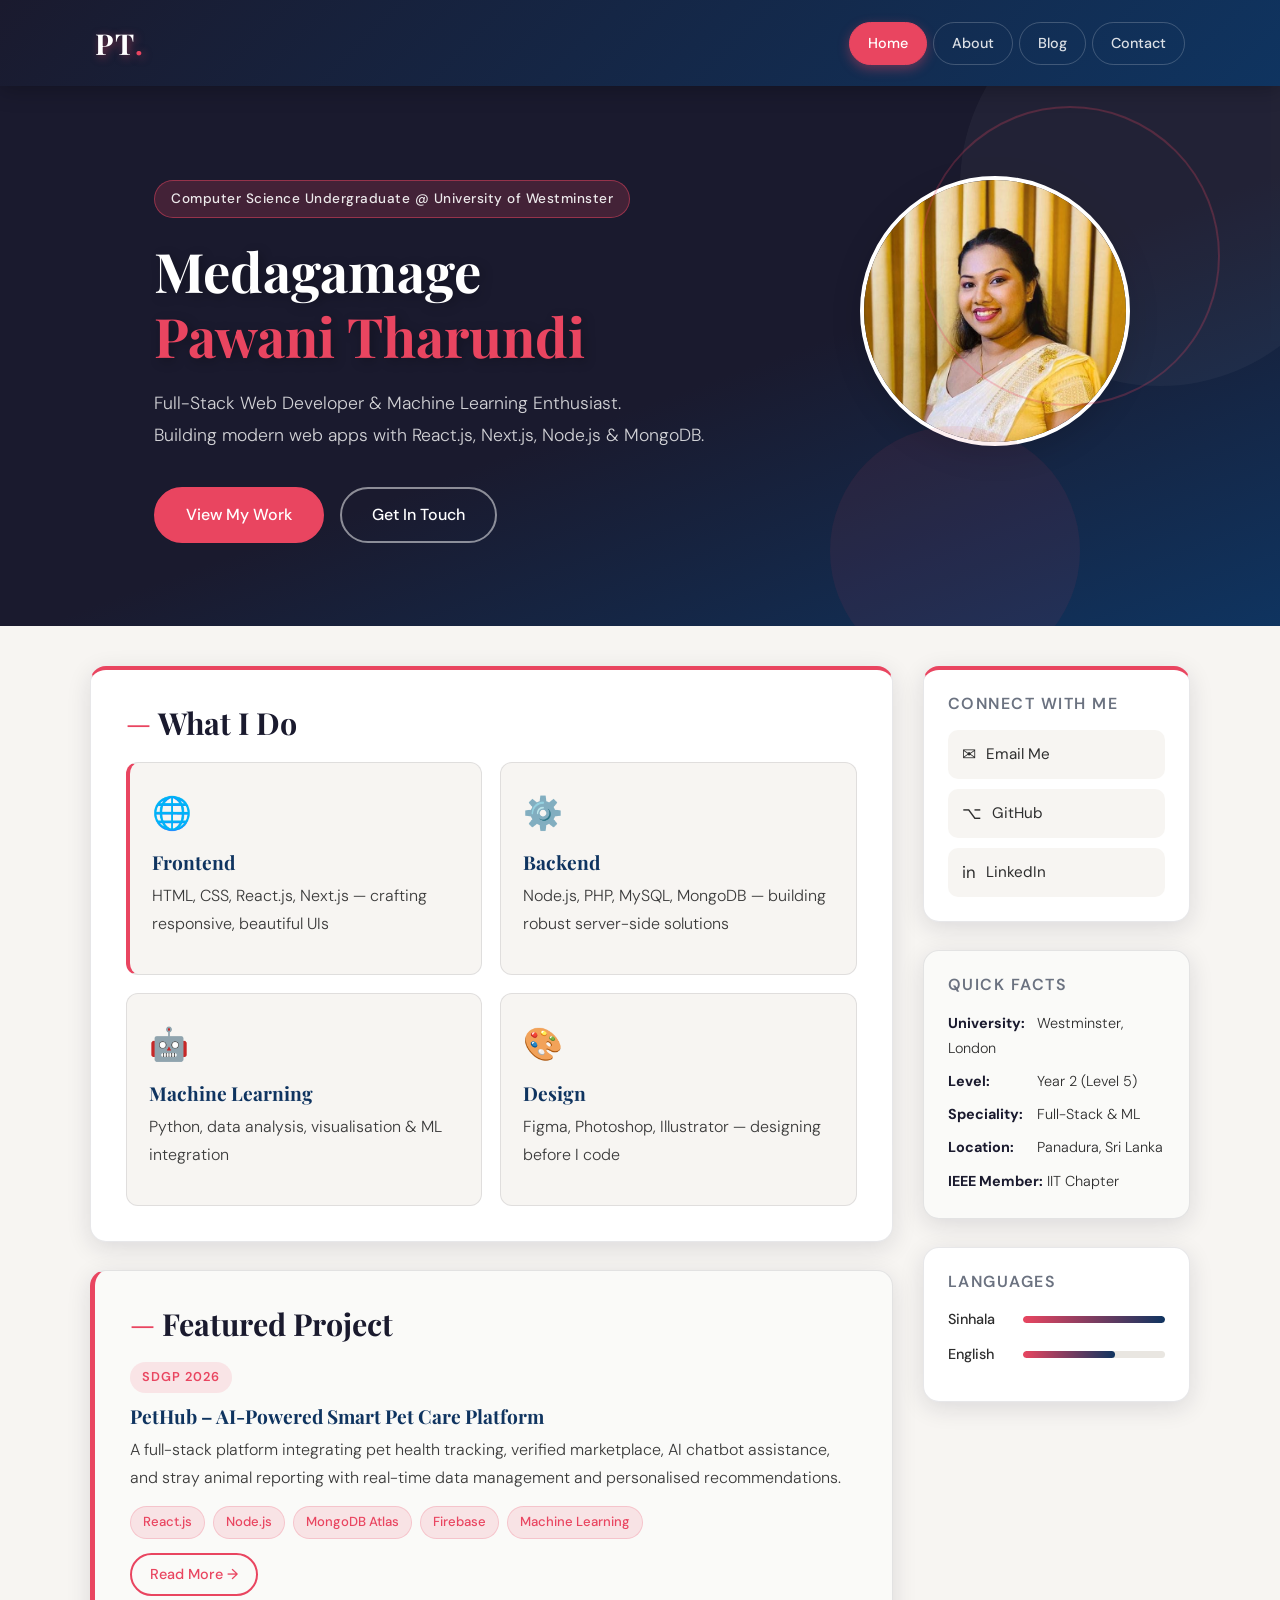
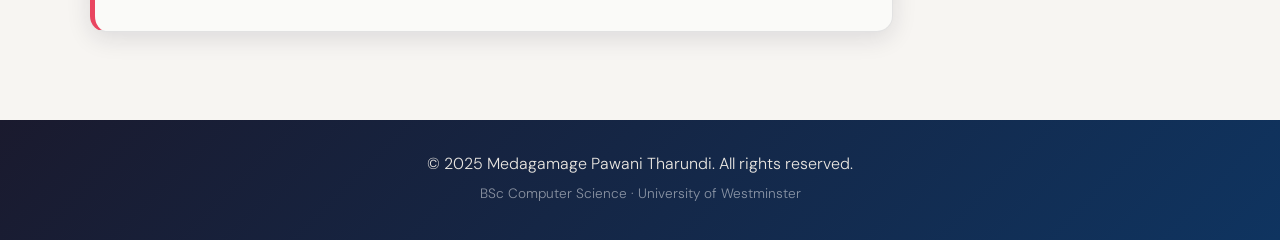
<file: Index.html>
<!doctype html>
<html lang="en">
  <head>
    <meta charset="UTF-8" />
    <meta name="viewport" content="width=device-width, initial-scale=1.0" />
    <title>Pawani Tharundi | Portfolio</title>
    <link rel="stylesheet" href="style.css" />
    <!-- Google Fonts: Playfair Display + DM Sans -->
    <link
      href="https://fonts.googleapis.com/css2?family=Playfair+Display:wght@400;600;700&family=DM+Sans:wght@300;400;500&display=swap"
      rel="stylesheet"
    />
  </head>
  <body>
    <!-- ___ HEADER / NAV ____-->
    <header>
      <div class="nav-inner">
        <div class="logo">PT<span class="dot">.</span></div>
        <nav>
          <ul>
            <li><a href="index.html" class="active">Home</a></li>
            <li><a href="about.html">About</a></li>
            <li><a href="blog.html">Blog</a></li>
            <li><a href="contact.html">Contact</a></li>
          </ul>
        </nav>
      </div>
    </header>

    <!-- ____ HERO SECTION ____ -->
    <section class="hero">
      <div class="hero-content">
        <p class="hero-tag">
          Computer Science Undergraduate @ University of Westminster
        </p>
        <h1 class="hero-title">
          Medagamage<br /><span class="accent-text">Pawani Tharundi</span>
        </h1>
        <p class="hero-sub">
          Full-Stack Web Developer &amp; Machine Learning Enthusiast.<br />Building
          modern web apps with React.js, Next.js, Node.js &amp; MongoDB.
        </p>
        <div class="hero-btns">
          <a href="about.html" class="btn-primary">View My Work</a>
          <a href="contact.html" class="btn-outline">Get In Touch</a>
        </div>
      </div>
      <div class="hero-photo">
        <img src="profile.jpg" alt="Pawani Tharundi" />
      </div>
      <div class="hero-decoration">
        <div class="deco-circle c1"></div>
        <div class="deco-circle c2"></div>
        <div class="deco-ring"></div>
      </div>
    </section>

    <!-- ========== PAGE WRAPPER (main + aside) ========== -->
    <div class="page-wrapper">
      <!-- MAIN CONTENT -->
      <main>
        <!-- Skills Snapshot -->
        <section class="card">
          <h2>What I Do</h2>
          <div class="skills-grid">
            <div class="skill-card">
              <span class="skill-icon">🌐</span>
              <h3>Frontend</h3>
              <p>
                HTML, CSS, React.js, Next.js — crafting responsive, beautiful
                UIs
              </p>
            </div>
            <div class="skill-card">
              <span class="skill-icon">⚙️</span>
              <h3>Backend</h3>
              <p>
                Node.js, PHP, MySQL, MongoDB — building robust server-side
                solutions
              </p>
            </div>
            <div class="skill-card">
              <span class="skill-icon">🤖</span>
              <h3>Machine Learning</h3>
              <p>Python, data analysis, visualisation &amp; ML integration</p>
            </div>
            <div class="skill-card">
              <span class="skill-icon">🎨</span>
              <h3>Design</h3>
              <p>Figma, Photoshop, Illustrator — designing before I code</p>
            </div>
          </div>
        </section>

        <!-- Featured Project -->
        <section class="card featured-project">
          <h2>Featured Project</h2>
          <div class="project-highlight">
            <div class="project-badge">SDGP 2026</div>
            <h3>PetHub – AI-Powered Smart Pet Care Platform</h3>
            <p>
              A full-stack platform integrating pet health tracking, verified
              marketplace, AI chatbot assistance, and stray animal reporting
              with real-time data management and personalised recommendations.
            </p>
            <div class="tech-tags">
              <span>React.js</span>
              <span>Node.js</span>
              <span>MongoDB Atlas</span>
              <span>Firebase</span>
              <span>Machine Learning</span>
            </div>
            <a href="blog.html" class="btn-outline small">Read More →</a>
          </div>
        </section>
      </main>

      <!-- SIDEBAR -->
      <aside>
        <div class="card sidebar-card">
          <h3>Connect With Me</h3>
          <ul class="social-links">
            <li>
              <!-- attribute selector targets these anchor tags -->
              <a href="mailto:pawanitharundi6@gmail.com" target="_blank">
                <span class="social-icon">✉</span> Email Me
              </a>
            </li>
            <li>
              <a href="https://github.com/PawaniTharundi" target="_blank">
                <span class="social-icon">⌥</span> GitHub
              </a>
            </li>
            <li>
              <a href="https://linkedin.com/in/Pawani" target="_blank">
                <span class="social-icon">in</span> LinkedIn
              </a>
            </li>
          </ul>
        </div>

        <div class="card sidebar-card">
          <h3>Quick Facts</h3>
          <ul class="facts-list">
            <li><strong>University:</strong> Westminster, London</li>
            <li><strong>Level:</strong> Year 2 (Level 5)</li>
            <li><strong>Speciality:</strong> Full-Stack &amp; ML</li>
            <li><strong>Location:</strong> Panadura, Sri Lanka</li>
            <li><strong>IEEE Member:</strong> IIT Chapter</li>
          </ul>
        </div>

        <div class="card sidebar-card">
          <h3>Languages</h3>
          <div class="lang-bar">
            <span>Sinhala</span>
            <div class="bar">
              <div class="bar-fill" style="width: 100%"></div>
            </div>
          </div>
          <div class="lang-bar">
            <span>English</span>
            <div class="bar">
              <div class="bar-fill" style="width: 65%"></div>
            </div>
          </div>
        </div>
      </aside>
    </div>
    <!-- end .page-wrapper -->

    <!-- ____ FOOTER ____ -->
    <footer>
      <p>&copy; 2025 Medagamage Pawani Tharundi. All rights reserved.</p>
      <p class="footer-sub">BSc Computer Science · University of Westminster</p>
    </footer>
  </body>
</html>
</file>
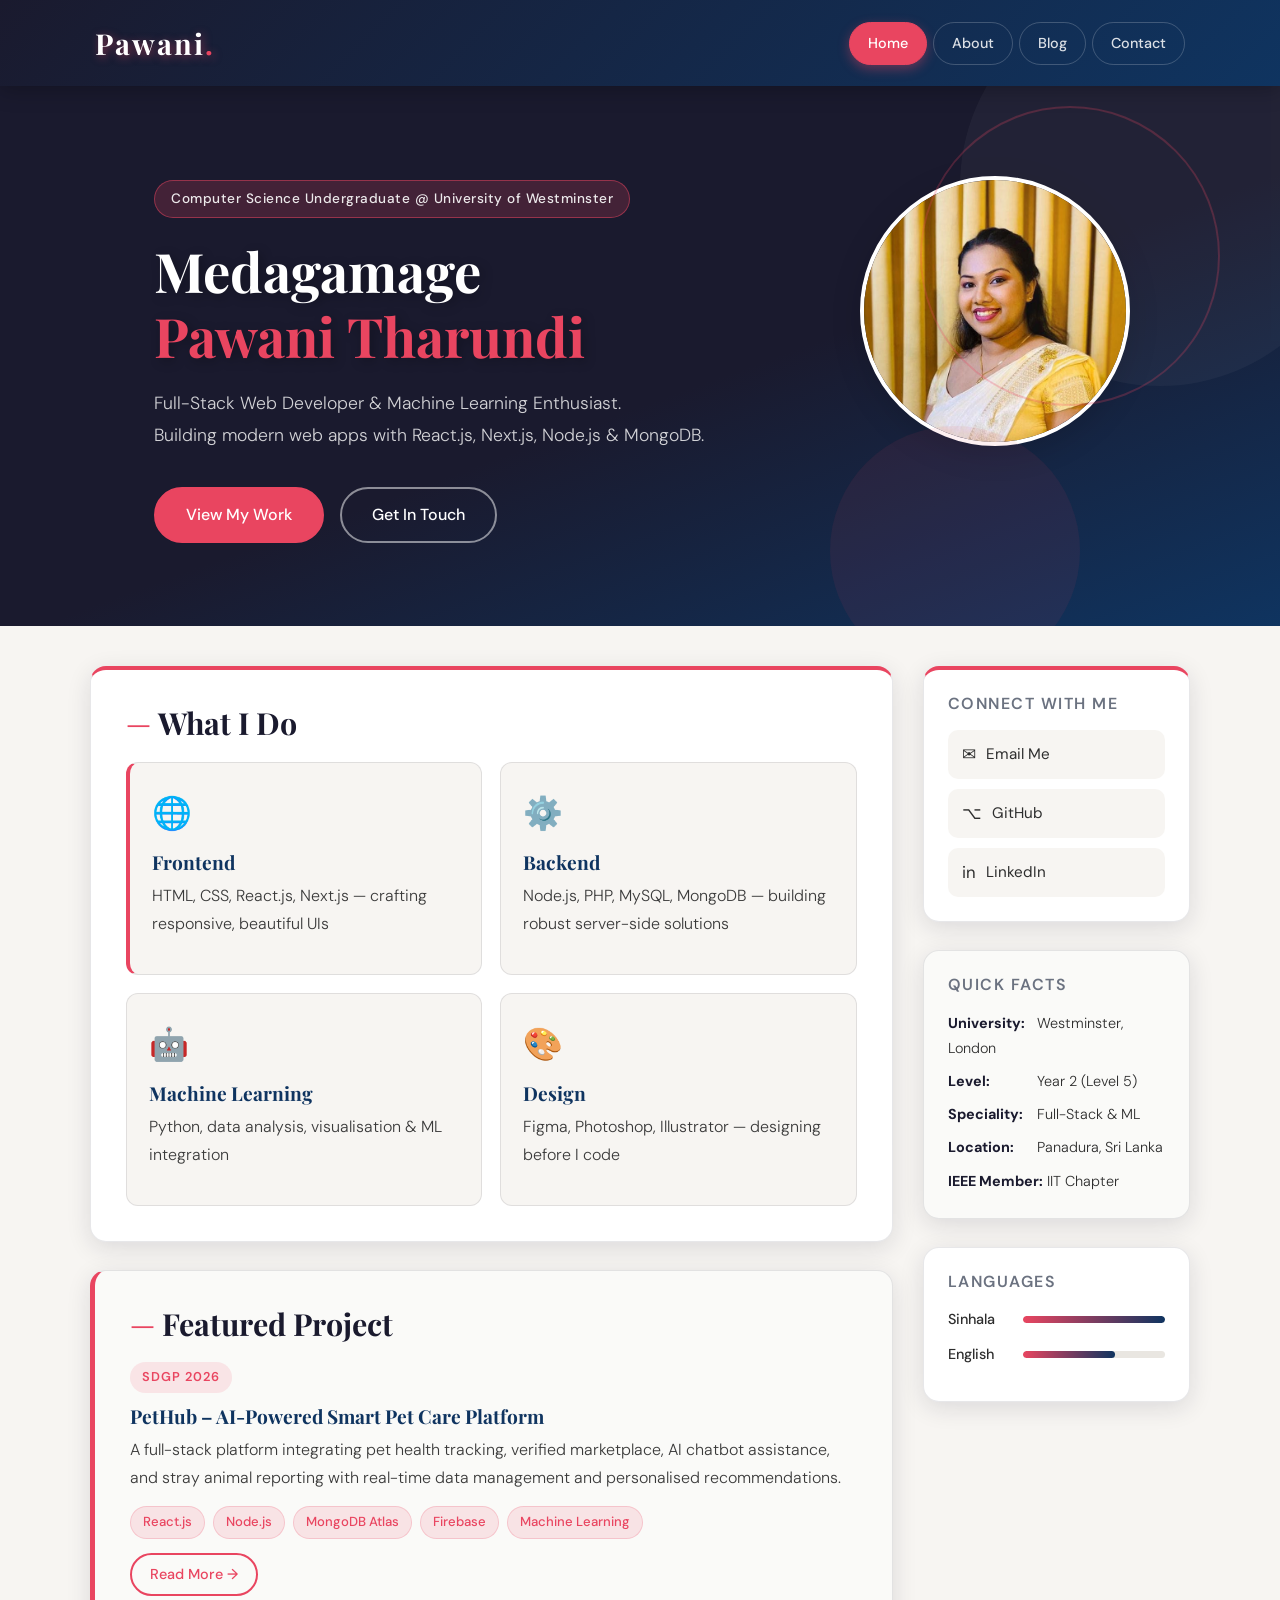
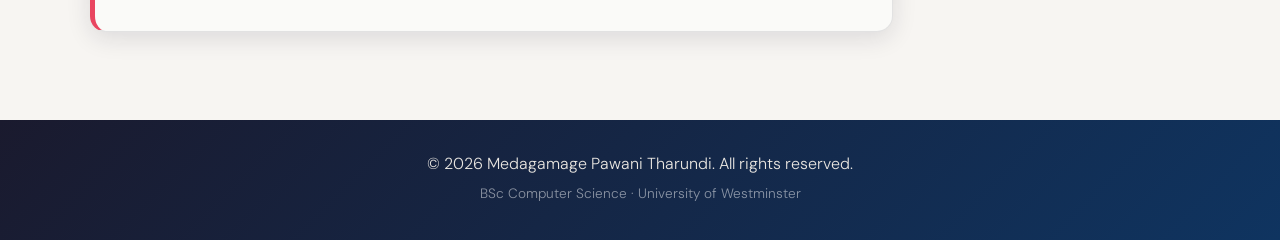
<file: index.html>
<!doctype html>
<html lang="en">
  <head>
    <meta charset="UTF-8" />
    <meta name="viewport" content="width=device-width, initial-scale=1.0" />
    <title>Pawani Tharundi | Portfolio</title>
    <link rel="stylesheet" href="style.css" />
    <link rel="icon" type="image/png" href="logo.jpg" />
    <!-- Google Fonts: Playfair Display + DM Sans -->
    <link
      href="https://fonts.googleapis.com/css2?family=Playfair+Display:wght@400;600;700&family=DM+Sans:wght@300;400;500&display=swap"
      rel="stylesheet"
    />
  </head>
  <body>
    <!-- HEADER / NAV-->
    <header>
      <div class="nav-inner">
        <div class="logo">Pawani<span class="dot">.</span></div>
        <nav>
          <ul>
            <li><a href="index.html" class="active">Home</a></li>
            <li><a href="about.html">About</a></li>
            <li><a href="blog.html">Blog</a></li>
            <li><a href="contact.html">Contact</a></li>
          </ul>
        </nav>
      </div>
    </header>

    <!--HERO SECTION -->
    <section class="hero">
      <div class="hero-content">
        <p class="hero-tag">
          Computer Science Undergraduate @ University of Westminster
        </p>
        <h1 class="hero-title">
          Medagamage<br /><span class="accent-text">Pawani Tharundi</span>
        </h1>
        <p class="hero-sub">
          Full-Stack Web Developer &amp; Machine Learning Enthusiast.<br />Building
          modern web apps with React.js, Next.js, Node.js &amp; MongoDB.
        </p>
        <div class="hero-btns">
          <a href="about.html" class="btn-primary">View My Work</a>
          <a href="contact.html" class="btn-outline">Get In Touch</a>
        </div>
      </div>
      <div class="hero-photo">
        <img src="profile.jpg" alt="Pawani Tharundi" />
      </div>
      <div class="hero-decoration">
        <div class="deco-circle c1"></div>
        <div class="deco-circle c2"></div>
        <div class="deco-ring"></div>
      </div>
    </section>

    <!-- PAGE WRAPPER (main + aside) -->
    <div class="page-wrapper">
      <!-- MAIN CONTENT -->
      <main>
        <!-- Skills Snapshot -->
        <section class="card">
          <h2>What I Do</h2>
          <div class="skills-grid">
            <div class="skill-card">
              <span class="skill-icon">🌐</span>
              <h3>Frontend</h3>
              <p>
                HTML, CSS, React.js, Next.js — crafting responsive, beautiful
                UIs
              </p>
            </div>
            <div class="skill-card">
              <span class="skill-icon">⚙️</span>
              <h3>Backend</h3>
              <p>
                Node.js, PHP, MySQL, MongoDB — building robust server-side
                solutions
              </p>
            </div>
            <div class="skill-card">
              <span class="skill-icon">🤖</span>
              <h3>Machine Learning</h3>
              <p>Python, data analysis, visualisation &amp; ML integration</p>
            </div>
            <div class="skill-card">
              <span class="skill-icon">🎨</span>
              <h3>Design</h3>
              <p>Figma, Photoshop, Illustrator — designing before I code</p>
            </div>
          </div>
        </section>

        <!-- Featured Project -->
        <section class="card featured-project">
          <h2>Featured Project</h2>
          <div class="project-highlight">
            <div class="project-badge">SDGP 2026</div>
            <h3>PetHub – AI-Powered Smart Pet Care Platform</h3>
            <p>
              A full-stack platform integrating pet health tracking, verified
              marketplace, AI chatbot assistance, and stray animal reporting
              with real-time data management and personalised recommendations.
            </p>
            <div class="tech-tags">
              <span>React.js</span>
              <span>Node.js</span>
              <span>MongoDB Atlas</span>
              <span>Firebase</span>
              <span>Machine Learning</span>
            </div>
            <a href="blog.html" class="btn-outline small">Read More →</a>
          </div>
        </section>
      </main>

      <!-- SIDEBAR -->
      <aside>
        <div class="card sidebar-card">
          <h3>Connect With Me</h3>
          <ul class="social-links">
            <li>
              <!-- attribute selector targets these anchor tags -->
              <a href="mailto:pawanitharundi6@gmail.com" target="_blank">
                <span class="social-icon">✉</span> Email Me
              </a>
            </li>
            <li>
              <a href="https://github.com/PawaniTharundi" target="_blank">
                <span class="social-icon">⌥</span> GitHub
              </a>
            </li>
            <li>
              <a href="https://linkedin.com/in/Pawani" target="_blank">
                <span class="social-icon">in</span> LinkedIn
              </a>
            </li>
          </ul>
        </div>

        <div class="card sidebar-card">
          <h3>Quick Facts</h3>
          <ul class="facts-list">
            <li><strong>University:</strong> Westminster, London</li>
            <li><strong>Level:</strong> Year 2 (Level 5)</li>
            <li><strong>Speciality:</strong> Full-Stack &amp; ML</li>
            <li><strong>Location:</strong> Panadura, Sri Lanka</li>
            <li><strong>IEEE Member:</strong> IIT Chapter</li>
          </ul>
        </div>

        <div class="card sidebar-card">
          <h3>Languages</h3>
          <div class="lang-bar">
            <span>Sinhala</span>
            <div class="bar">
              <div class="bar-fill" style="width: 100%"></div>
            </div>
          </div>
          <div class="lang-bar">
            <span>English</span>
            <div class="bar">
              <div class="bar-fill" style="width: 65%"></div>
            </div>
          </div>
        </div>
      </aside>
    </div>
    <!-- end .page-wrapper -->

    <!-- FOOTER -->
    <footer>
      <p>&copy; 2026 Medagamage Pawani Tharundi. All rights reserved.</p>
      <p class="footer-sub">BSc Computer Science · University of Westminster</p>
    </footer>
  </body>
</html>
</file>
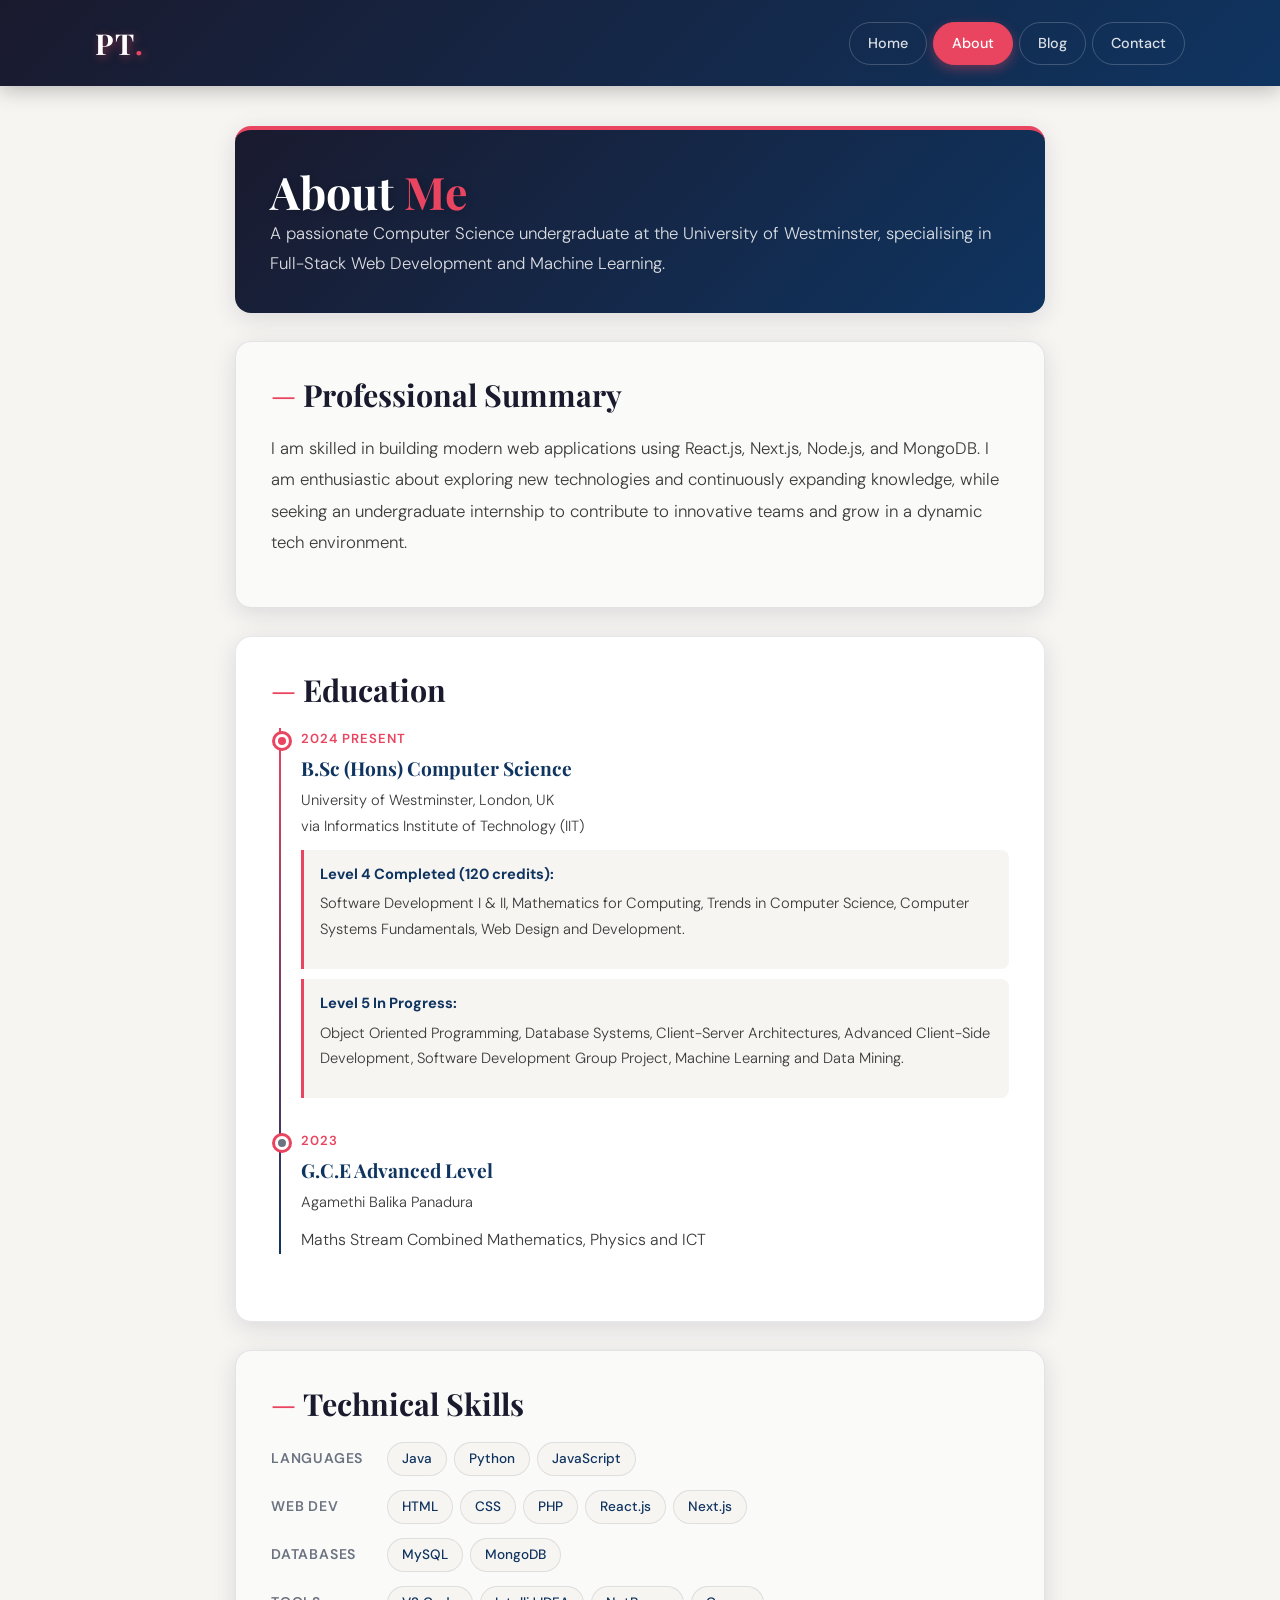
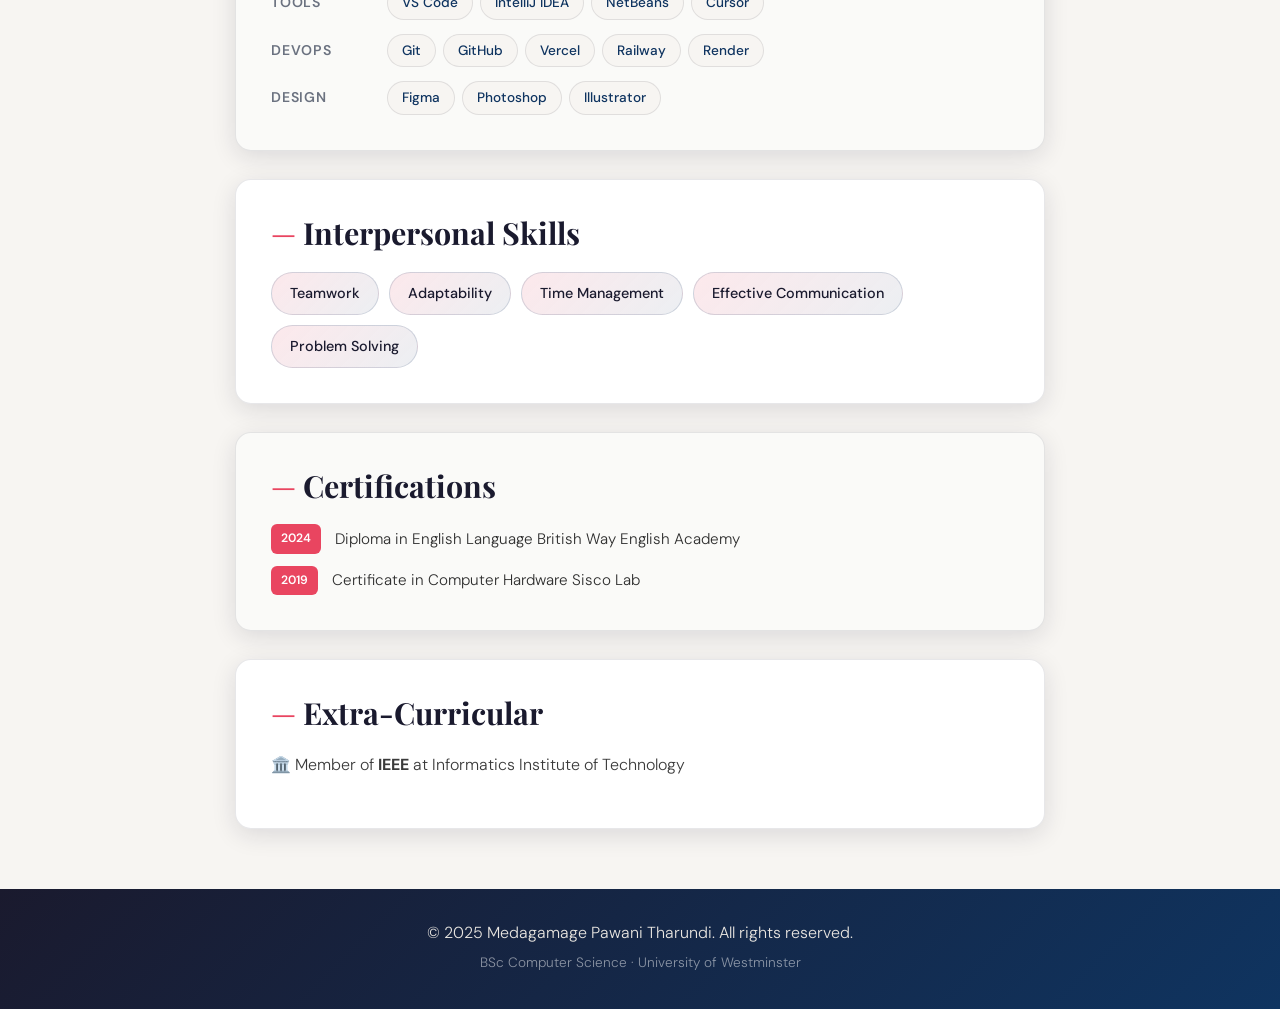
<file: About.html>
<!doctype html>
<html lang="en">
  <head>
    <meta charset="UTF-8" />
    <meta name="viewport" content="width=device-width, initial-scale=1.0" />
    <title>About | Pawani Tharundi</title>
    <link rel="stylesheet" href="style.css" />
    <link
      href="https://fonts.googleapis.com/css2?family=Playfair+Display:wght@400;600;700&family=DM+Sans:wght@300;400;500&display=swap"
      rel="stylesheet"
    />
  </head>
  <body>
    <!-- HEADER / NAV -->
    <header>
      <div class="nav-inner">
        <div class="logo">PT<span class="dot">.</span></div>
        <nav>
          <ul>
            <li><a href="index.html">Home</a></li>
            <li><a href="about.html" class="active">About</a></li>
            <li><a href="blog.html">Blog</a></li>
            <li><a href="contact.html">Contact</a></li>
          </ul>
        </nav>
      </div>
    </header>

    <!--  PAGE WRAPPER -->
    <div class="page-wrapper single-col">
      <main>
        <!-- Page Title -->
        <section class="page-hero card">
          <h1>About <span class="accent-text">Me</span></h1>
          <p class="lead">
            A passionate Computer Science undergraduate at the University of
            Westminster, specialising in Full-Stack Web Development and Machine
            Learning.
          </p>
        </section>

        <!-- Professional Summary -->
        <section class="card about-section">
          <h2>Professional Summary</h2>
          <p>
            I am skilled in building modern web applications using React.js,
            Next.js, Node.js, and MongoDB. I am enthusiastic about exploring new
            technologies and continuously expanding knowledge, while seeking an
            undergraduate internship to contribute to innovative teams and grow
            in a dynamic tech environment.
          </p>
        </section>

        <!-- Education -->
        <section class="card">
          <h2>Education</h2>

          <div class="timeline">
            <div class="timeline-item">
              <div class="timeline-dot"></div>
              <div class="timeline-body">
                <span class="timeline-date">2024 Present</span>
                <h3>B.Sc (Hons) Computer Science</h3>
                <p class="institution">
                  University of Westminster, London, UK<br />via Informatics
                  Institute of Technology (IIT)
                </p>
                <div class="module-block">
                  <strong>Level 4 Completed (120 credits):</strong>
                  <p>
                    Software Development I &amp; II, Mathematics for Computing,
                    Trends in Computer Science, Computer Systems Fundamentals,
                    Web Design and Development.
                  </p>
                </div>
                <div class="module-block">
                  <strong>Level 5 In Progress:</strong>
                  <p>
                    Object Oriented Programming, Database Systems, Client-Server
                    Architectures, Advanced Client-Side Development, Software
                    Development Group Project, Machine Learning and Data Mining.
                  </p>
                </div>
              </div>
            </div>

            <div class="timeline-item">
              <div class="timeline-dot"></div>
              <div class="timeline-body">
                <span class="timeline-date">2023</span>
                <h3>G.C.E Advanced Level</h3>
                <p class="institution">Agamethi Balika Panadura</p>
                <p>Maths Stream Combined Mathematics, Physics and ICT</p>
              </div>
            </div>
          </div>
        </section>

        <!-- Skills -->
        <section class="card">
          <h2>Technical Skills</h2>

          <div class="skills-table">
            <div class="skill-row">
              <span class="skill-label">Languages</span>
              <div class="skill-tags">
                <span class="tag">Java</span>
                <span class="tag">Python</span>
                <span class="tag">JavaScript</span>
              </div>
            </div>

            <div class="skill-row">
              <span class="skill-label">Web Dev</span>
              <div class="skill-tags">
                <span class="tag">HTML</span>
                <span class="tag">CSS</span>
                <span class="tag">PHP</span>
                <span class="tag">React.js</span>
                <span class="tag">Next.js</span>
              </div>
            </div>

            <div class="skill-row">
              <span class="skill-label">Databases</span>
              <div class="skill-tags">
                <span class="tag">MySQL</span>
                <span class="tag">MongoDB</span>
              </div>
            </div>

            <div class="skill-row">
              <span class="skill-label">Tools</span>
              <div class="skill-tags">
                <span class="tag">VS Code</span>
                <span class="tag">IntelliJ IDEA</span>
                <span class="tag">NetBeans</span>
                <span class="tag">Cursor</span>
              </div>
            </div>

            <div class="skill-row">
              <span class="skill-label">DevOps</span>
              <div class="skill-tags">
                <span class="tag">Git</span>
                <span class="tag">GitHub</span>
                <span class="tag">Vercel</span>
                <span class="tag">Railway</span>
                <span class="tag">Render</span>
              </div>
            </div>

            <div class="skill-row">
              <span class="skill-label">Design</span>
              <div class="skill-tags">
                <span class="tag">Figma</span>
                <span class="tag">Photoshop</span>
                <span class="tag">Illustrator</span>
              </div>
            </div>
          </div>
        </section>

        <!-- Soft Skills -->
        <section class="card">
          <h2>Interpersonal Skills</h2>
          <div class="soft-skills">
            <span class="soft-tag">Teamwork</span>
            <span class="soft-tag">Adaptability</span>
            <span class="soft-tag">Time Management</span>
            <span class="soft-tag">Effective Communication</span>
            <span class="soft-tag">Problem Solving</span>
          </div>
        </section>

        <!-- Certifications -->
        <section class="card">
          <h2>Certifications</h2>
          <ul class="cert-list">
            <li>
              <span class="cert-year">2024</span>
              Diploma in English Language British Way English Academy
            </li>
            <li>
              <span class="cert-year">2019</span>
              Certificate in Computer Hardware Sisco Lab
            </li>
          </ul>
        </section>

        <!-- Extra Curricular -->
        <section class="card">
          <h2>Extra-Curricular</h2>
          <p>
            🏛️ Member of <strong>IEEE</strong> at Informatics Institute of
            Technology
          </p>
        </section>
      </main>
    </div>
    <!-- end .page-wrapper -->

    <!-- FOOTER  -->
    <footer>
      <p>&copy; 2025 Medagamage Pawani Tharundi. All rights reserved.</p>
      <p class="footer-sub">BSc Computer Science · University of Westminster</p>
    </footer>
  </body>
</html>
</file>
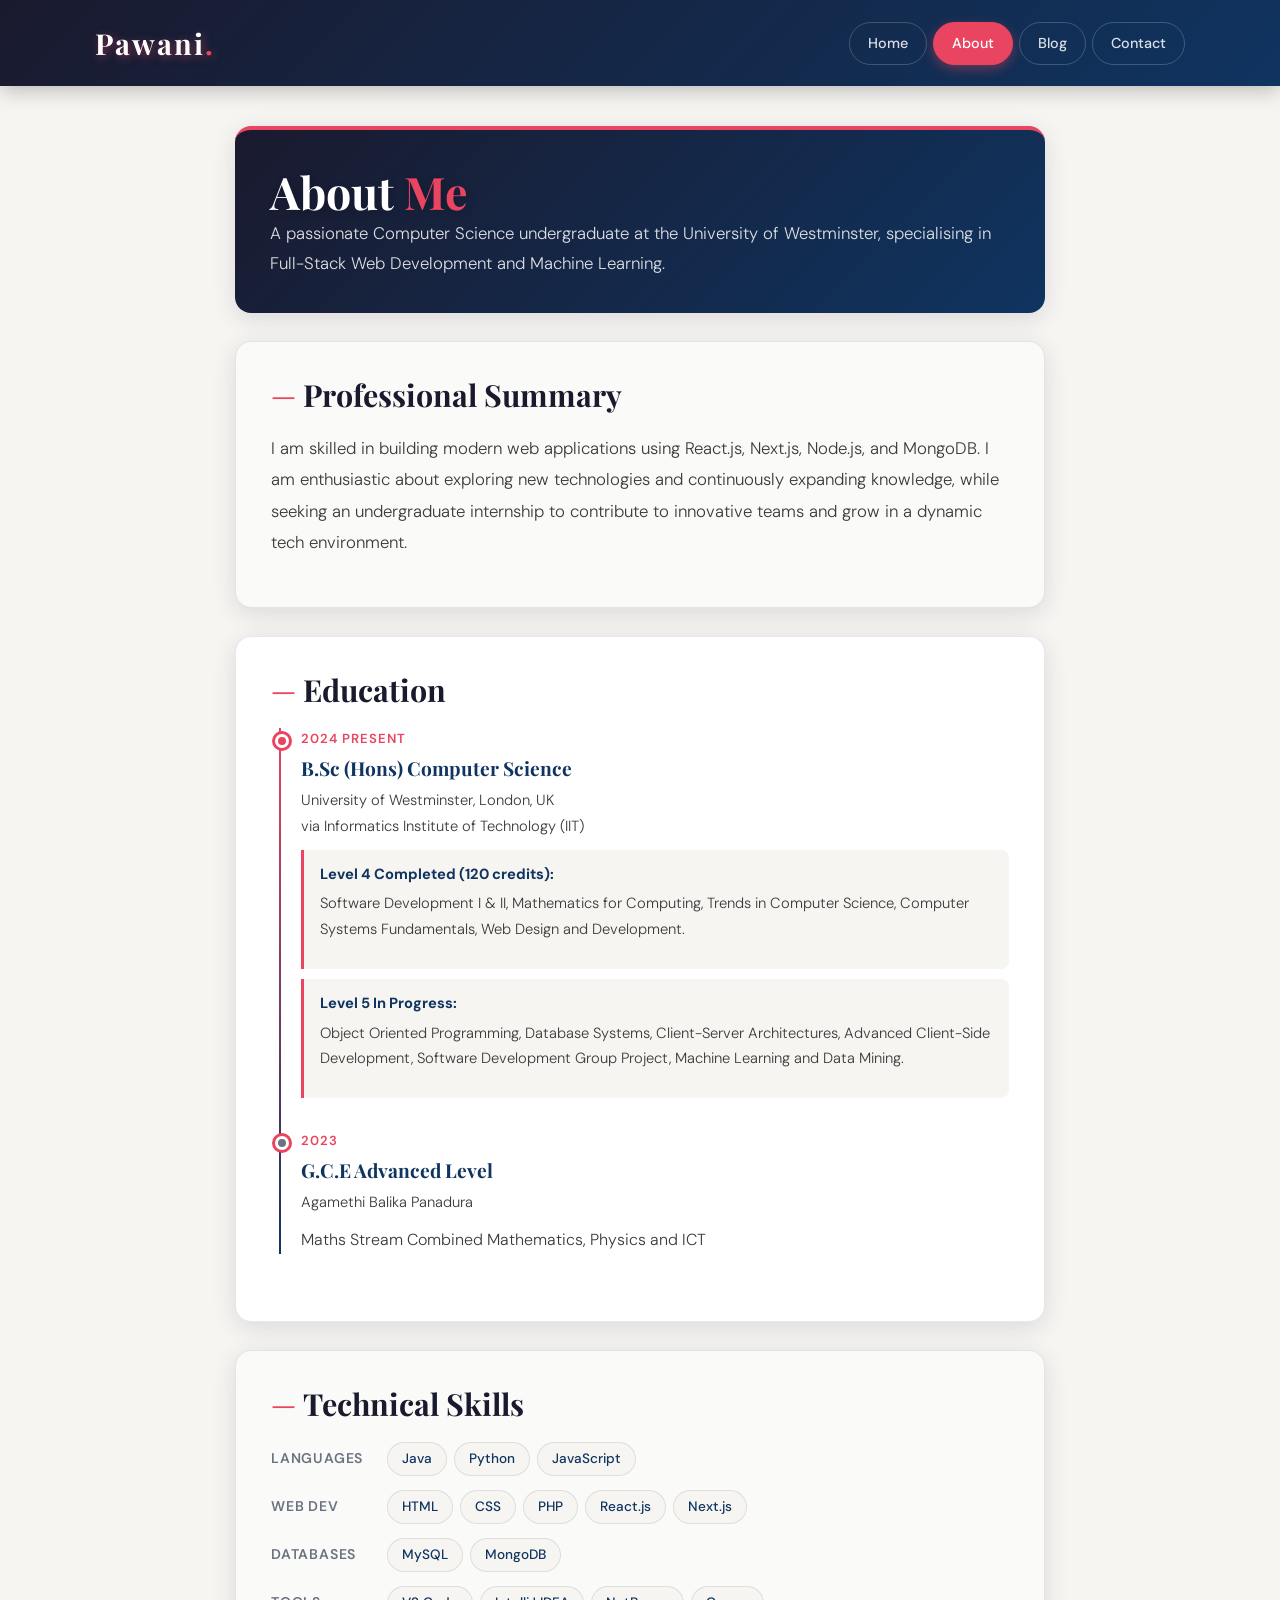
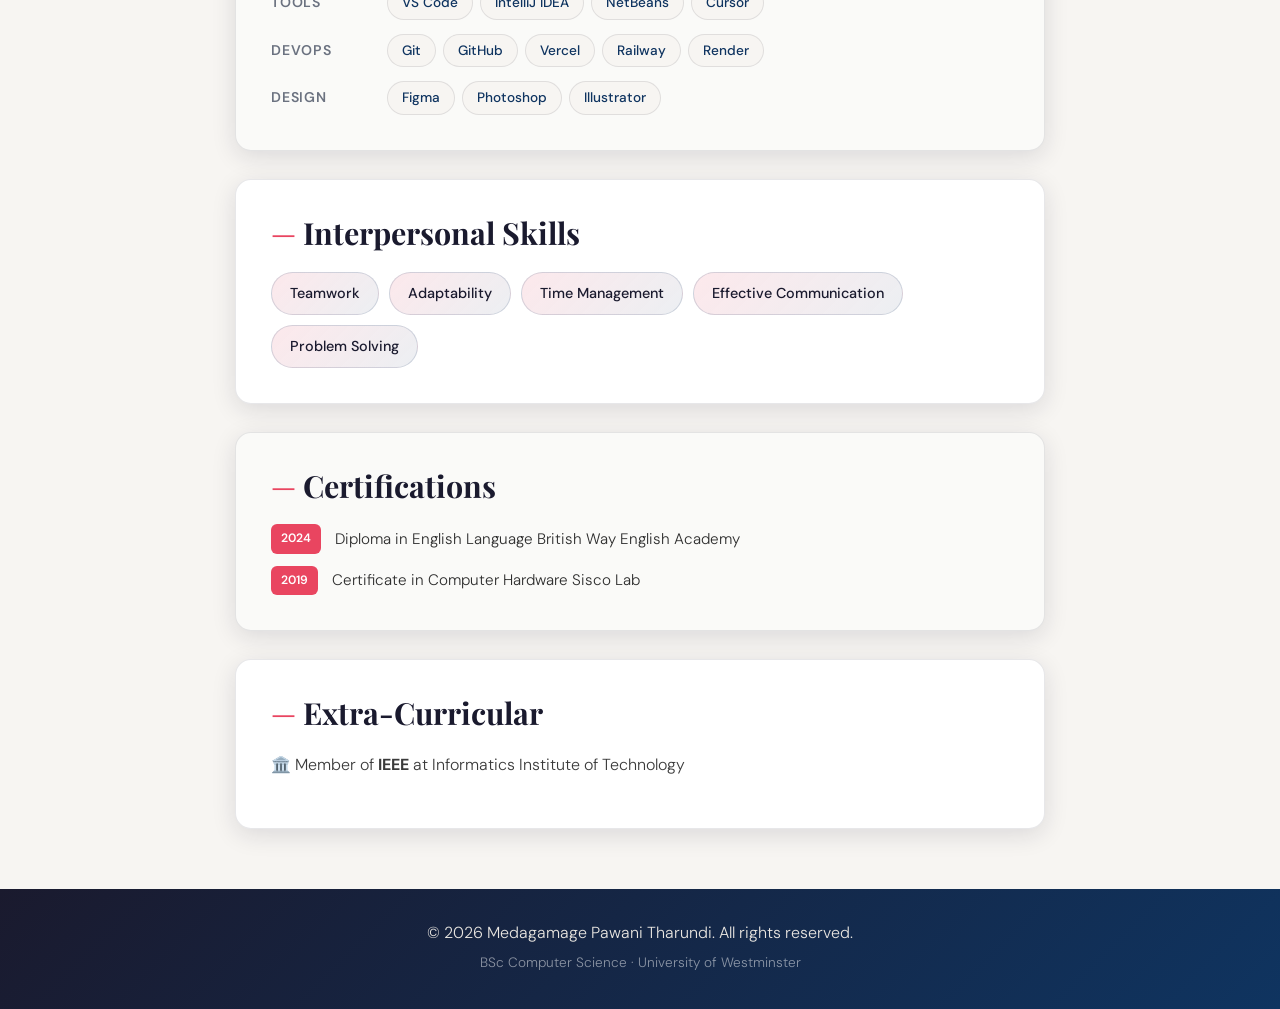
<file: about.html>
<!doctype html>
<html lang="en">
  <head>
    <meta charset="UTF-8" />
    <meta name="viewport" content="width=device-width, initial-scale=1.0" />
    <title>About | Pawani Tharundi</title>
    <link rel="stylesheet" href="style.css" />
    <link rel="icon" type="image/png" href="logo.jpg" />
    <link
      href="https://fonts.googleapis.com/css2?family=Playfair+Display:wght@400;600;700&family=DM+Sans:wght@300;400;500&display=swap"
      rel="stylesheet"
    />
  </head>
  <body>
    <!-- HEADER / NAV -->
    <header>
      <div class="nav-inner">
        <div class="logo">Pawani<span class="dot">.</span></div>
        <nav>
          <ul>
            <li><a href="index.html">Home</a></li>
            <li><a href="about.html" class="active">About</a></li>
            <li><a href="blog.html">Blog</a></li>
            <li><a href="contact.html">Contact</a></li>
          </ul>
        </nav>
      </div>
    </header>

    <!--  PAGE WRAPPER -->
    <div class="page-wrapper single-col">
      <main>
        <!-- Page Title -->
        <section class="page-hero card">
          <h1>About <span class="accent-text">Me</span></h1>
          <p class="lead">
            A passionate Computer Science undergraduate at the University of
            Westminster, specialising in Full-Stack Web Development and Machine
            Learning.
          </p>
        </section>

        <!-- Professional Summary -->
        <section class="card about-section">
          <h2>Professional Summary</h2>
          <p>
            I am skilled in building modern web applications using React.js,
            Next.js, Node.js, and MongoDB. I am enthusiastic about exploring new
            technologies and continuously expanding knowledge, while seeking an
            undergraduate internship to contribute to innovative teams and grow
            in a dynamic tech environment.
          </p>
        </section>

        <!-- Education -->
        <section class="card">
          <h2>Education</h2>

          <div class="timeline">
            <div class="timeline-item">
              <div class="timeline-dot"></div>
              <div class="timeline-body">
                <span class="timeline-date">2024 Present</span>
                <h3>B.Sc (Hons) Computer Science</h3>
                <p class="institution">
                  University of Westminster, London, UK<br />via Informatics
                  Institute of Technology (IIT)
                </p>
                <div class="module-block">
                  <strong>Level 4 Completed (120 credits):</strong>
                  <p>
                    Software Development I &amp; II, Mathematics for Computing,
                    Trends in Computer Science, Computer Systems Fundamentals,
                    Web Design and Development.
                  </p>
                </div>
                <div class="module-block">
                  <strong>Level 5 In Progress:</strong>
                  <p>
                    Object Oriented Programming, Database Systems, Client-Server
                    Architectures, Advanced Client-Side Development, Software
                    Development Group Project, Machine Learning and Data Mining.
                  </p>
                </div>
              </div>
            </div>

            <div class="timeline-item">
              <div class="timeline-dot"></div>
              <div class="timeline-body">
                <span class="timeline-date">2023</span>
                <h3>G.C.E Advanced Level</h3>
                <p class="institution">Agamethi Balika Panadura</p>
                <p>Maths Stream Combined Mathematics, Physics and ICT</p>
              </div>
            </div>
          </div>
        </section>

        <!-- Skills -->
        <section class="card">
          <h2>Technical Skills</h2>

          <div class="skills-table">
            <div class="skill-row">
              <span class="skill-label">Languages</span>
              <div class="skill-tags">
                <span class="tag">Java</span>
                <span class="tag">Python</span>
                <span class="tag">JavaScript</span>
              </div>
            </div>

            <div class="skill-row">
              <span class="skill-label">Web Dev</span>
              <div class="skill-tags">
                <span class="tag">HTML</span>
                <span class="tag">CSS</span>
                <span class="tag">PHP</span>
                <span class="tag">React.js</span>
                <span class="tag">Next.js</span>
              </div>
            </div>

            <div class="skill-row">
              <span class="skill-label">Databases</span>
              <div class="skill-tags">
                <span class="tag">MySQL</span>
                <span class="tag">MongoDB</span>
              </div>
            </div>

            <div class="skill-row">
              <span class="skill-label">Tools</span>
              <div class="skill-tags">
                <span class="tag">VS Code</span>
                <span class="tag">IntelliJ IDEA</span>
                <span class="tag">NetBeans</span>
                <span class="tag">Cursor</span>
              </div>
            </div>

            <div class="skill-row">
              <span class="skill-label">DevOps</span>
              <div class="skill-tags">
                <span class="tag">Git</span>
                <span class="tag">GitHub</span>
                <span class="tag">Vercel</span>
                <span class="tag">Railway</span>
                <span class="tag">Render</span>
              </div>
            </div>

            <div class="skill-row">
              <span class="skill-label">Design</span>
              <div class="skill-tags">
                <span class="tag">Figma</span>
                <span class="tag">Photoshop</span>
                <span class="tag">Illustrator</span>
              </div>
            </div>
          </div>
        </section>

        <!-- Soft Skills -->
        <section class="card">
          <h2>Interpersonal Skills</h2>
          <div class="soft-skills">
            <span class="soft-tag">Teamwork</span>
            <span class="soft-tag">Adaptability</span>
            <span class="soft-tag">Time Management</span>
            <span class="soft-tag">Effective Communication</span>
            <span class="soft-tag">Problem Solving</span>
          </div>
        </section>

        <!-- Certifications -->
        <section class="card">
          <h2>Certifications</h2>
          <ul class="cert-list">
            <li>
              <span class="cert-year">2024</span>
              Diploma in English Language British Way English Academy
            </li>
            <li>
              <span class="cert-year">2019</span>
              Certificate in Computer Hardware Sisco Lab
            </li>
          </ul>
        </section>

        <!-- Extra Curricular -->
        <section class="card">
          <h2>Extra-Curricular</h2>
          <p>
            🏛️ Member of <strong>IEEE</strong> at Informatics Institute of
            Technology
          </p>
        </section>
      </main>
    </div>
    <!-- end .page-wrapper -->

    <!-- FOOTER  -->
    <footer>
      <p>&copy; 2026 Medagamage Pawani Tharundi. All rights reserved.</p>
      <p class="footer-sub">BSc Computer Science · University of Westminster</p>
    </footer>
  </body>
</html>
</file>
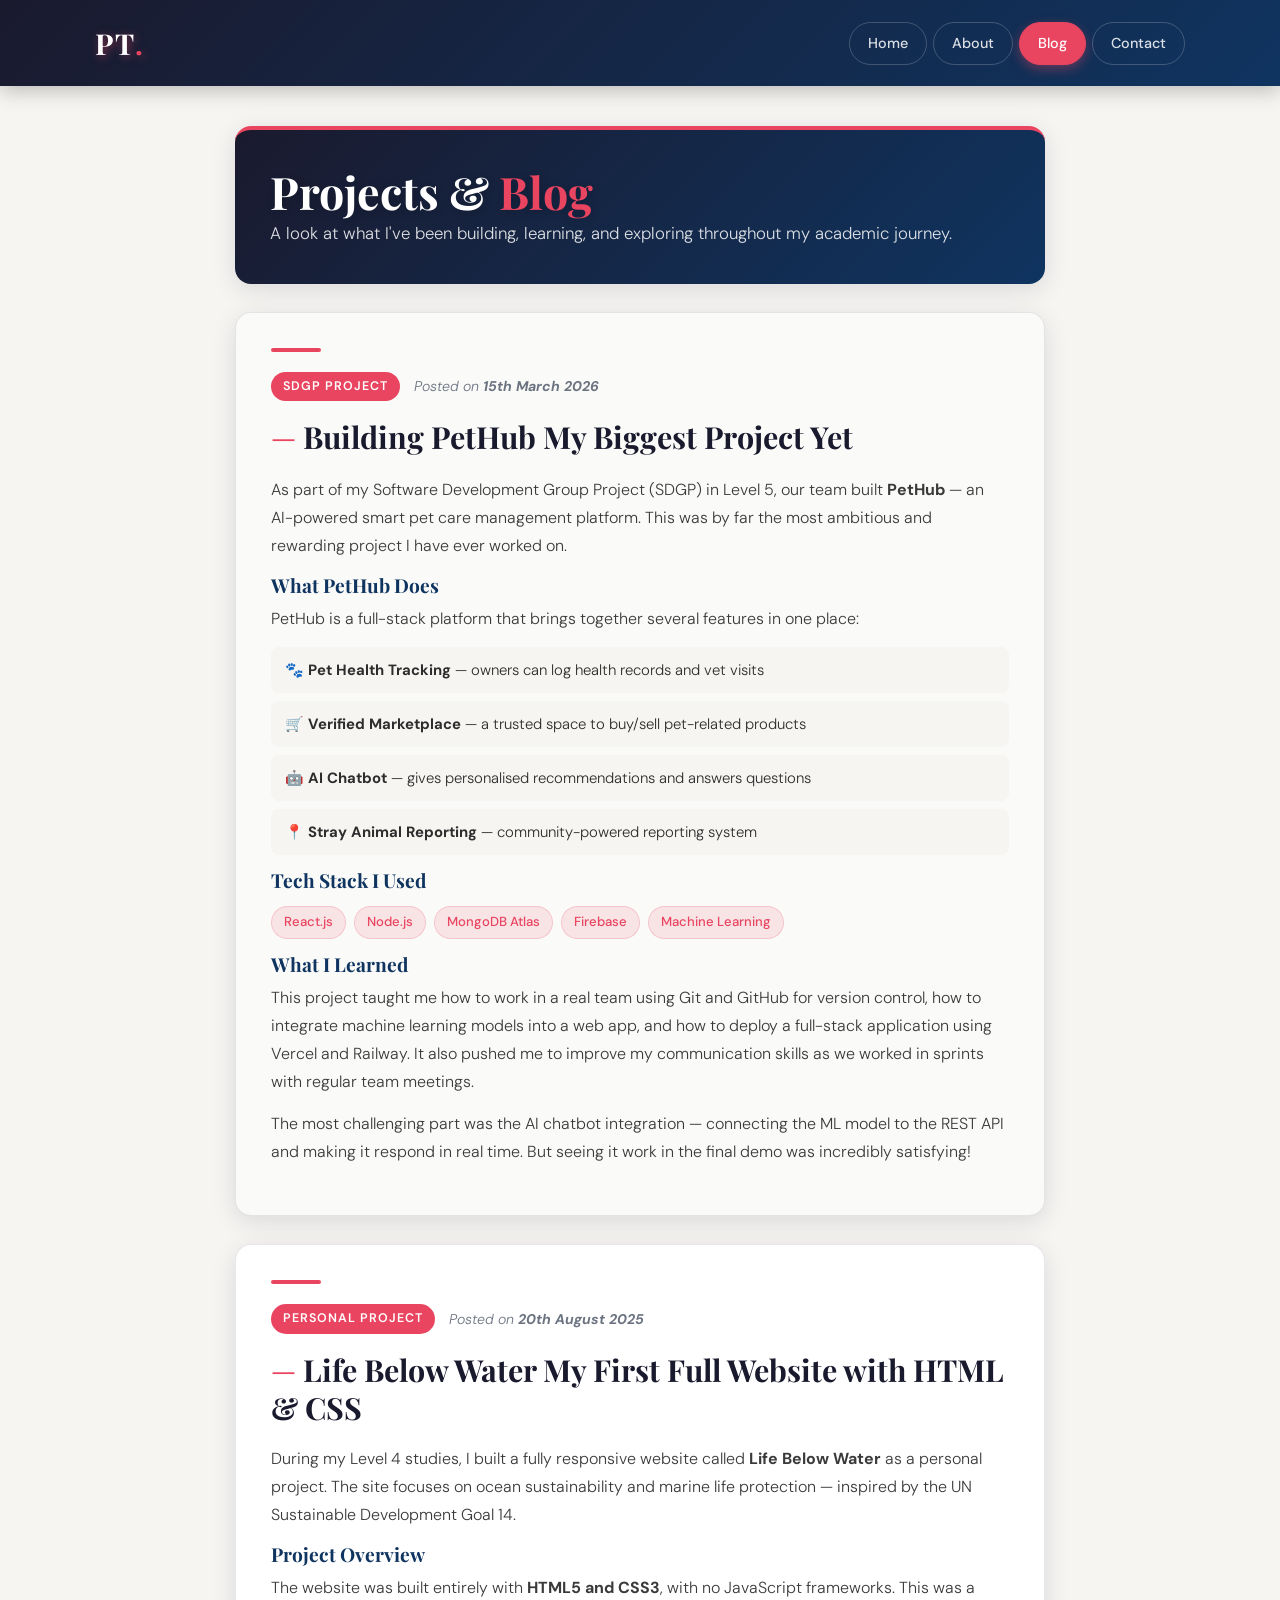
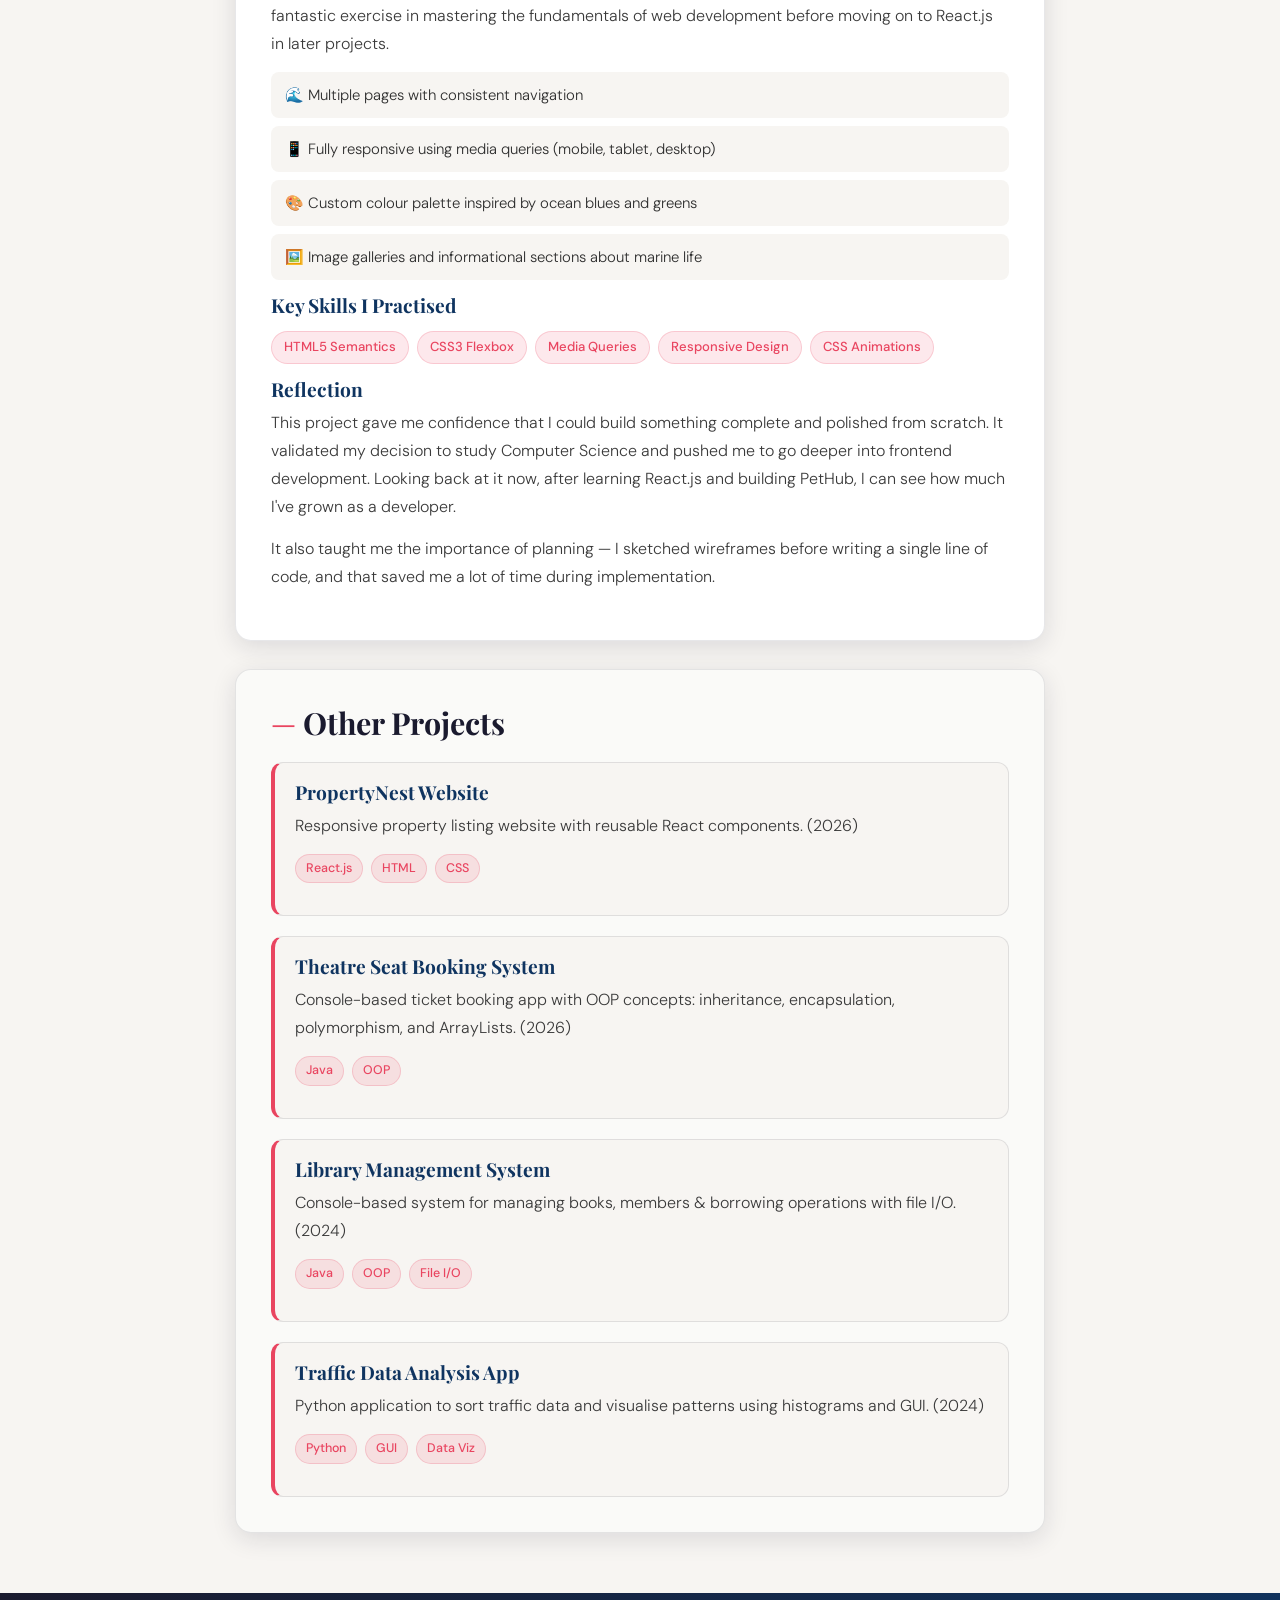
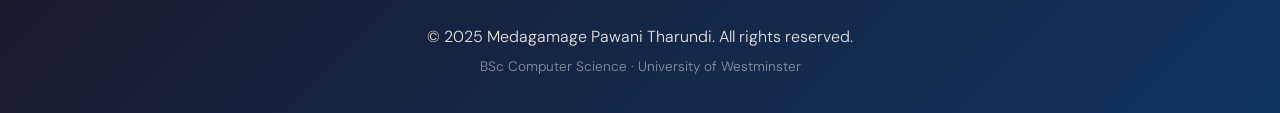
<file: Blog.html>
<!DOCTYPE html>
<html lang="en">
<head>
  <meta charset="UTF-8">
  <meta name="viewport" content="width=device-width, initial-scale=1.0">
  <title>Blog &amp; Projects | Pawani Tharundi</title>
  <link rel="stylesheet" href="style.css">
  <link href="https://fonts.googleapis.com/css2?family=Playfair+Display:wght@400;600;700&family=DM+Sans:wght@300;400;500&display=swap" rel="stylesheet">
</head>
<body>

  <!-- HEADER / NAV -->
  <header>
    <div class="nav-inner">
      <div class="logo">PT<span class="dot">.</span></div>
      <nav>
        <ul>
          <li><a href="index.html">Home</a></li>
          <li><a href="about.html">About</a></li>
          <li><a href="blog.html" class="active">Blog</a></li>
          <li><a href="contact.html">Contact</a></li>
        </ul>
      </nav>
    </div>
  </header>

  <!--  PAGE WRAPPER  -->
  <div class="page-wrapper single-col">
    <main>

      <!-- Page Title -->
      <section class="page-hero card">
        <h1>Projects &amp; <span class="accent-text">Blog</span></h1>
        <p class="lead">A look at what I've been building, learning, and exploring throughout my academic journey.</p>
      </section>

      <!-- BLOG POST 1  -->
      <article class="card blog-post">
        <div class="post-meta">
          <span class="post-category">SDGP Project</span>
          <time datetime="2026-03-15">Posted on <strong>15th March 2026</strong></time>
        </div>

        <h2>Building PetHub My Biggest Project Yet</h2>

        <p>As part of my Software Development Group Project (SDGP) in Level 5, our team built <strong>PetHub</strong> — an AI-powered smart pet care management platform. This was by far the most ambitious and rewarding project I have ever worked on.</p>

        <h3>What PetHub Does</h3>
        <p>PetHub is a full-stack platform that brings together several features in one place:</p>
        <ul class="blog-list">
          <li>🐾 <strong>Pet Health Tracking</strong> — owners can log health records and vet visits</li>
          <li>🛒 <strong>Verified Marketplace</strong> — a trusted space to buy/sell pet-related products</li>
          <li>🤖 <strong>AI Chatbot</strong> — gives personalised recommendations and answers questions</li>
          <li>📍 <strong>Stray Animal Reporting</strong> — community-powered reporting system</li>
        </ul>

        <h3>Tech Stack I Used</h3>
        <div class="tech-tags">
          <span>React.js</span>
          <span>Node.js</span>
          <span>MongoDB Atlas</span>
          <span>Firebase</span>
          <span>Machine Learning</span>
        </div>

        <h3>What I Learned</h3>
        <p>This project taught me how to work in a real team using Git and GitHub for version control, how to integrate machine learning models into a web app, and how to deploy a full-stack application using Vercel and Railway. It also pushed me to improve my communication skills as we worked in sprints with regular team meetings.</p>

        <p>The most challenging part was the AI chatbot integration — connecting the ML model to the REST API and making it respond in real time. But seeing it work in the final demo was incredibly satisfying!</p>
      </article>

      <!--  BLOG POST 2  -->
      <article class="card blog-post">
        <div class="post-meta">
          <span class="post-category">Personal Project</span>
          <time datetime="2025-08-20">Posted on <strong>20th August 2025</strong></time>
        </div>

        <h2>Life Below Water My First Full Website with HTML &amp; CSS</h2>

        <p>During my Level 4 studies, I built a fully responsive website called <strong>Life Below Water</strong> as a personal project. The site focuses on ocean sustainability and marine life protection — inspired by the UN Sustainable Development Goal 14.</p>

        <h3>Project Overview</h3>
        <p>The website was built entirely with <strong>HTML5 and CSS3</strong>, with no JavaScript frameworks. This was a fantastic exercise in mastering the fundamentals of web development before moving on to React.js in later projects.</p>

        <ul class="blog-list">
          <li>🌊 Multiple pages with consistent navigation</li>
          <li>📱 Fully responsive using media queries (mobile, tablet, desktop)</li>
          <li>🎨 Custom colour palette inspired by ocean blues and greens</li>
          <li>🖼️ Image galleries and informational sections about marine life</li>
        </ul>

        <h3>Key Skills I Practised</h3>
        <div class="tech-tags">
          <span>HTML5 Semantics</span>
          <span>CSS3 Flexbox</span>
          <span>Media Queries</span>
          <span>Responsive Design</span>
          <span>CSS Animations</span>
        </div>

        <h3>Reflection</h3>
        <p>This project gave me confidence that I could build something complete and polished from scratch. It validated my decision to study Computer Science and pushed me to go deeper into frontend development. Looking back at it now, after learning React.js and building PetHub, I can see how much I've grown as a developer.</p>

        <p>It also taught me the importance of planning — I sketched wireframes before writing a single line of code, and that saved me a lot of time during implementation.</p>
      </article>

      <!-- Other Projects Section -->
      <section class="card">
        <h2>Other Projects</h2>
        <div class="project-list">

          <div class="project-item">
            <h3>PropertyNest Website</h3>
            <p>Responsive property listing website with reusable React components. (2026)</p>
            <div class="tech-tags small-tags">
              <span>React.js</span><span>HTML</span><span>CSS</span>
            </div>
          </div>

          <div class="project-item">
            <h3>Theatre Seat Booking System</h3>
            <p>Console-based ticket booking app with OOP concepts: inheritance, encapsulation, polymorphism, and ArrayLists. (2026)</p>
            <div class="tech-tags small-tags">
              <span>Java</span><span>OOP</span>
            </div>
          </div>

          <div class="project-item">
            <h3>Library Management System</h3>
            <p>Console-based system for managing books, members &amp; borrowing operations with file I/O. (2024)</p>
            <div class="tech-tags small-tags">
              <span>Java</span><span>OOP</span><span>File I/O</span>
            </div>
          </div>

          <div class="project-item">
            <h3>Traffic Data Analysis App</h3>
            <p>Python application to sort traffic data and visualise patterns using histograms and GUI. (2024)</p>
            <div class="tech-tags small-tags">
              <span>Python</span><span>GUI</span><span>Data Viz</span>
            </div>
          </div>

        </div>
      </section>

    </main>
  </div><!-- end .page-wrapper -->

  <!--  FOOTER  -->
  <footer>
    <p>&copy; 2025 Medagamage Pawani Tharundi. All rights reserved.</p>
    <p class="footer-sub">BSc Computer Science · University of Westminster</p>
  </footer>

</body>
</html>
</file>
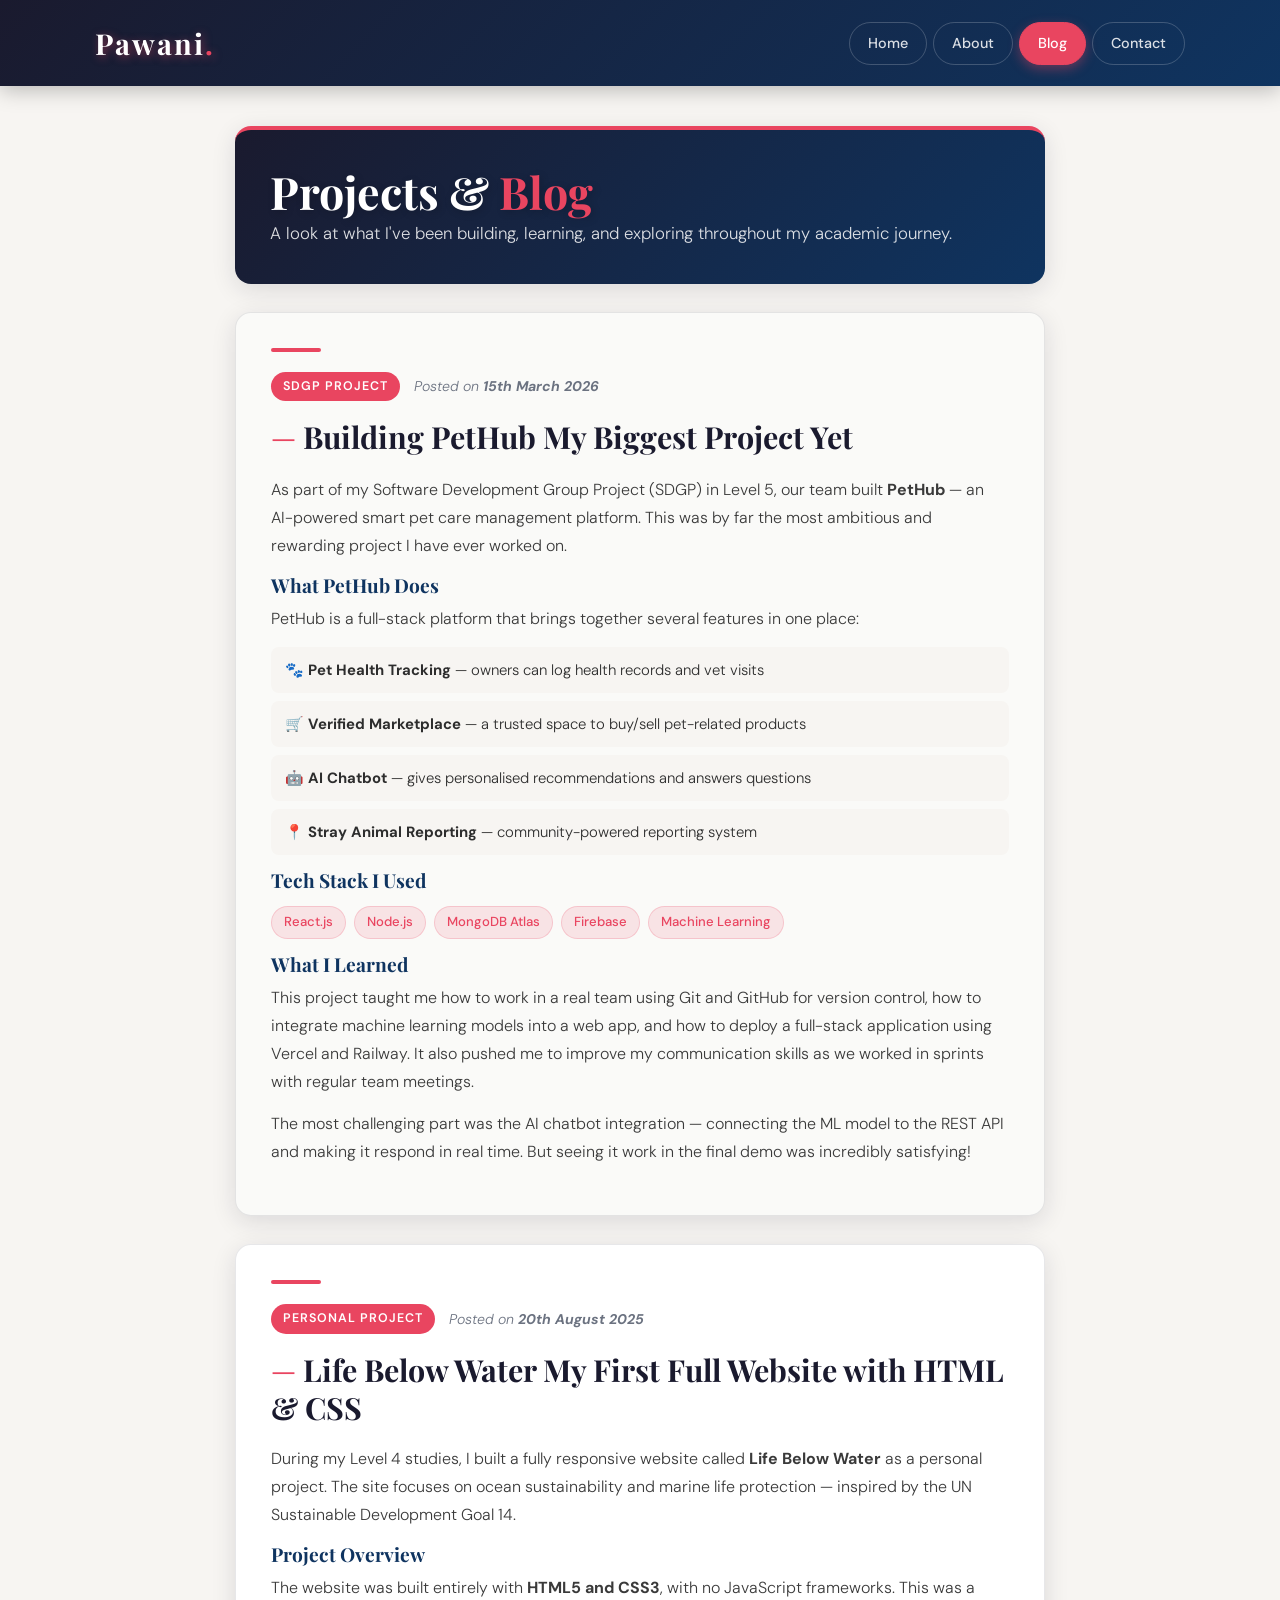
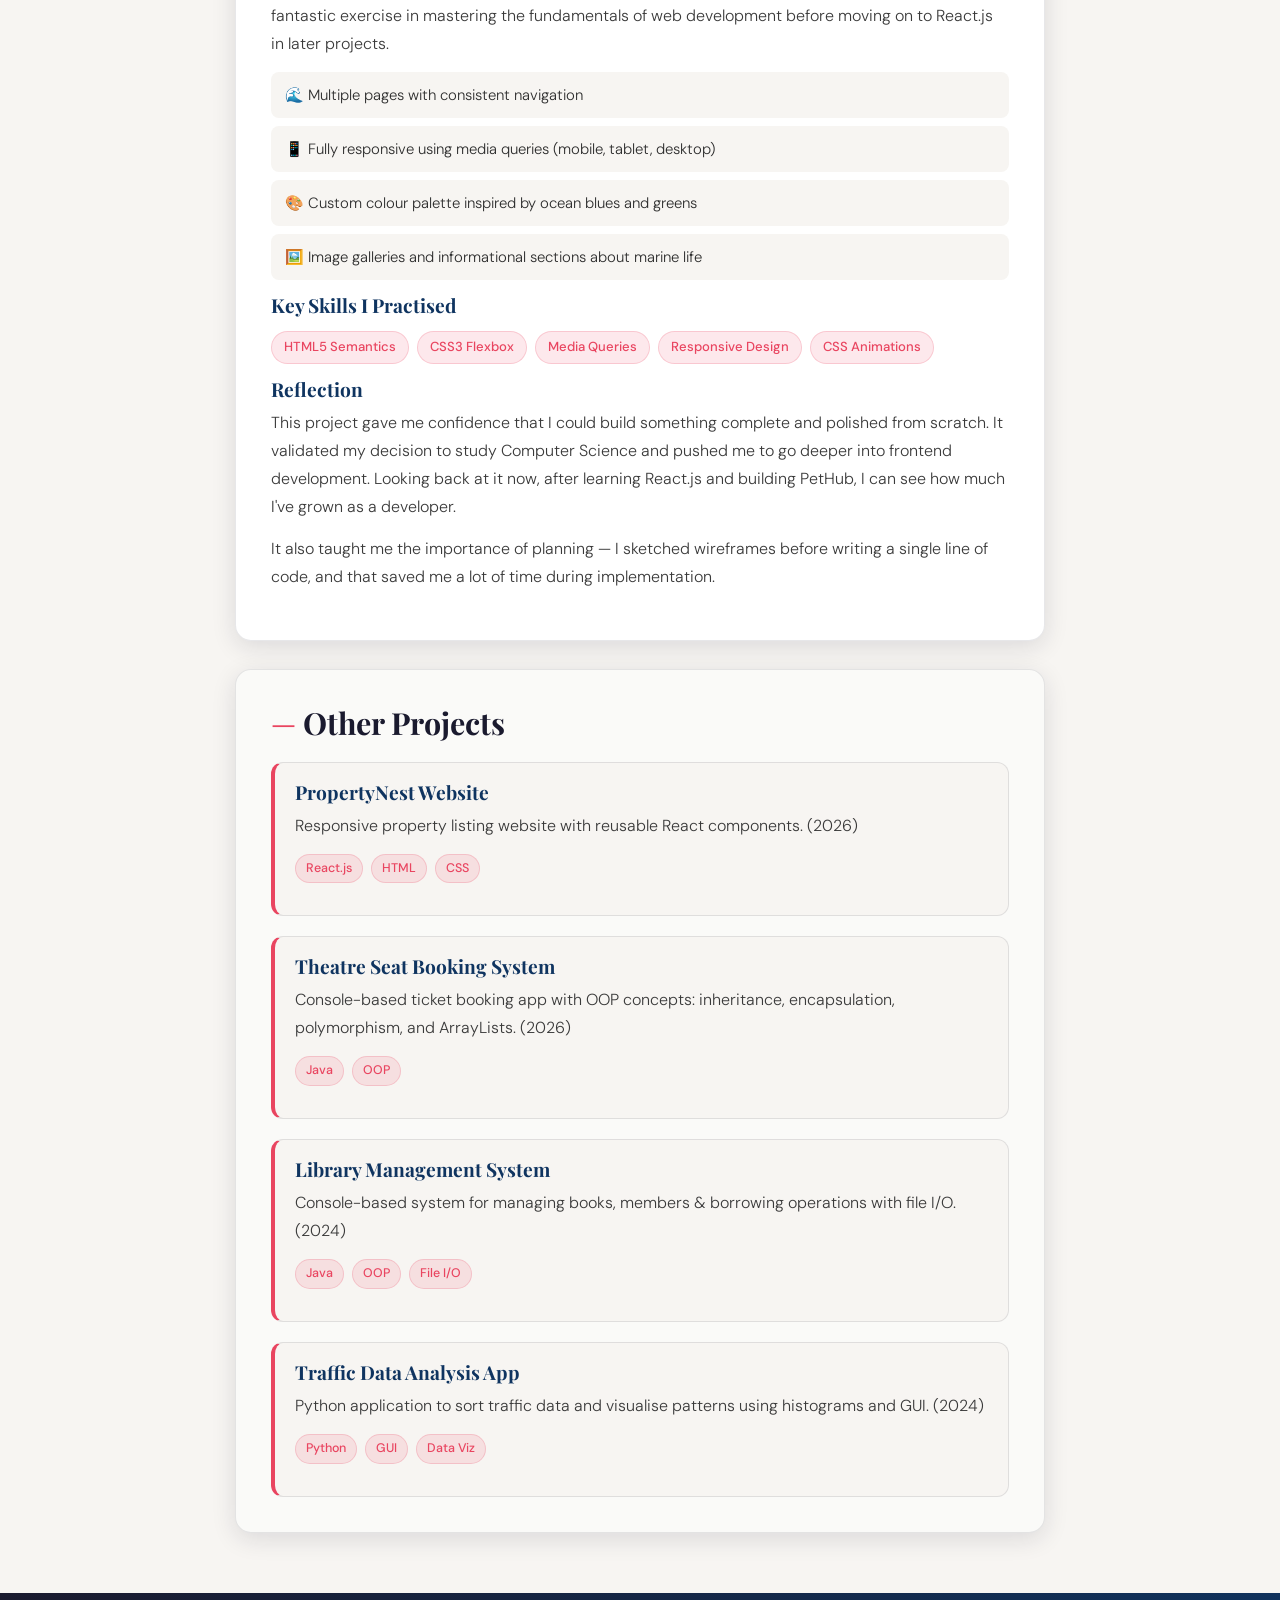
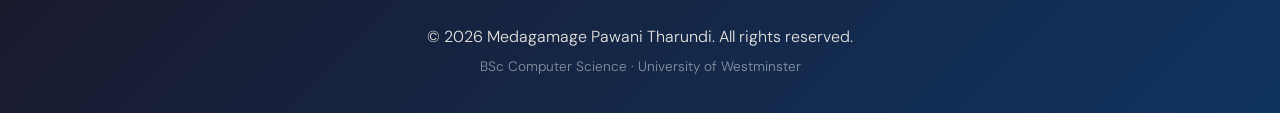
<file: blog.html>
<!doctype html>
<html lang="en">
  <head>
    <meta charset="UTF-8" />
    <meta name="viewport" content="width=device-width, initial-scale=1.0" />
    <title>Blog &amp; Projects | Pawani Tharundi</title>
    <link rel="stylesheet" href="style.css" />
    <link rel="icon" type="image/png" href="logo.jpg" />
    <link
      href="https://fonts.googleapis.com/css2?family=Playfair+Display:wght@400;600;700&family=DM+Sans:wght@300;400;500&display=swap"
      rel="stylesheet"
    />
  </head>
  <body>
    <!-- HEADER / NAV -->
    <header>
      <div class="nav-inner">
        <div class="logo">Pawani<span class="dot">.</span></div>
        <nav>
          <ul>
            <li><a href="index.html">Home</a></li>
            <li><a href="about.html">About</a></li>
            <li><a href="blog.html" class="active">Blog</a></li>
            <li><a href="contact.html">Contact</a></li>
          </ul>
        </nav>
      </div>
    </header>

    <!--  PAGE WRAPPER  -->
    <div class="page-wrapper single-col">
      <main>
        <!-- Page Title -->
        <section class="page-hero card">
          <h1>Projects &amp; <span class="accent-text">Blog</span></h1>
          <p class="lead">
            A look at what I've been building, learning, and exploring
            throughout my academic journey.
          </p>
        </section>

        <!-- BLOG POST 1  -->
        <article class="card blog-post">
          <div class="post-meta">
            <span class="post-category">SDGP Project</span>
            <time datetime="2026-03-15"
              >Posted on <strong>15th March 2026</strong></time
            >
          </div>

          <h2>Building PetHub My Biggest Project Yet</h2>

          <p>
            As part of my Software Development Group Project (SDGP) in Level 5,
            our team built <strong>PetHub</strong> — an AI-powered smart pet
            care management platform. This was by far the most ambitious and
            rewarding project I have ever worked on.
          </p>

          <h3>What PetHub Does</h3>
          <p>
            PetHub is a full-stack platform that brings together several
            features in one place:
          </p>
          <ul class="blog-list">
            <li>
              🐾 <strong>Pet Health Tracking</strong> — owners can log health
              records and vet visits
            </li>
            <li>
              🛒 <strong>Verified Marketplace</strong> — a trusted space to
              buy/sell pet-related products
            </li>
            <li>
              🤖 <strong>AI Chatbot</strong> — gives personalised
              recommendations and answers questions
            </li>
            <li>
              📍 <strong>Stray Animal Reporting</strong> — community-powered
              reporting system
            </li>
          </ul>

          <h3>Tech Stack I Used</h3>
          <div class="tech-tags">
            <span>React.js</span>
            <span>Node.js</span>
            <span>MongoDB Atlas</span>
            <span>Firebase</span>
            <span>Machine Learning</span>
          </div>

          <h3>What I Learned</h3>
          <p>
            This project taught me how to work in a real team using Git and
            GitHub for version control, how to integrate machine learning models
            into a web app, and how to deploy a full-stack application using
            Vercel and Railway. It also pushed me to improve my communication
            skills as we worked in sprints with regular team meetings.
          </p>

          <p>
            The most challenging part was the AI chatbot integration —
            connecting the ML model to the REST API and making it respond in
            real time. But seeing it work in the final demo was incredibly
            satisfying!
          </p>
        </article>

        <!--  BLOG POST 2  -->
        <article class="card blog-post">
          <div class="post-meta">
            <span class="post-category">Personal Project</span>
            <time datetime="2025-08-20"
              >Posted on <strong>20th August 2025</strong></time
            >
          </div>

          <h2>Life Below Water My First Full Website with HTML &amp; CSS</h2>

          <p>
            During my Level 4 studies, I built a fully responsive website called
            <strong>Life Below Water</strong> as a personal project. The site
            focuses on ocean sustainability and marine life protection —
            inspired by the UN Sustainable Development Goal 14.
          </p>

          <h3>Project Overview</h3>
          <p>
            The website was built entirely with <strong>HTML5 and CSS3</strong>,
            with no JavaScript frameworks. This was a fantastic exercise in
            mastering the fundamentals of web development before moving on to
            React.js in later projects.
          </p>

          <ul class="blog-list">
            <li>🌊 Multiple pages with consistent navigation</li>
            <li>
              📱 Fully responsive using media queries (mobile, tablet, desktop)
            </li>
            <li>🎨 Custom colour palette inspired by ocean blues and greens</li>
            <li>
              🖼️ Image galleries and informational sections about marine life
            </li>
          </ul>

          <h3>Key Skills I Practised</h3>
          <div class="tech-tags">
            <span>HTML5 Semantics</span>
            <span>CSS3 Flexbox</span>
            <span>Media Queries</span>
            <span>Responsive Design</span>
            <span>CSS Animations</span>
          </div>

          <h3>Reflection</h3>
          <p>
            This project gave me confidence that I could build something
            complete and polished from scratch. It validated my decision to
            study Computer Science and pushed me to go deeper into frontend
            development. Looking back at it now, after learning React.js and
            building PetHub, I can see how much I've grown as a developer.
          </p>

          <p>
            It also taught me the importance of planning — I sketched wireframes
            before writing a single line of code, and that saved me a lot of
            time during implementation.
          </p>
        </article>

        <!-- Other Projects Section -->
        <section class="card">
          <h2>Other Projects</h2>
          <div class="project-list">
            <div class="project-item">
              <h3>PropertyNest Website</h3>
              <p>
                Responsive property listing website with reusable React
                components. (2026)
              </p>
              <div class="tech-tags small-tags">
                <span>React.js</span><span>HTML</span><span>CSS</span>
              </div>
            </div>

            <div class="project-item">
              <h3>Theatre Seat Booking System</h3>
              <p>
                Console-based ticket booking app with OOP concepts: inheritance,
                encapsulation, polymorphism, and ArrayLists. (2026)
              </p>
              <div class="tech-tags small-tags">
                <span>Java</span><span>OOP</span>
              </div>
            </div>

            <div class="project-item">
              <h3>Library Management System</h3>
              <p>
                Console-based system for managing books, members &amp; borrowing
                operations with file I/O. (2024)
              </p>
              <div class="tech-tags small-tags">
                <span>Java</span><span>OOP</span><span>File I/O</span>
              </div>
            </div>

            <div class="project-item">
              <h3>Traffic Data Analysis App</h3>
              <p>
                Python application to sort traffic data and visualise patterns
                using histograms and GUI. (2024)
              </p>
              <div class="tech-tags small-tags">
                <span>Python</span><span>GUI</span><span>Data Viz</span>
              </div>
            </div>
          </div>
        </section>
      </main>
    </div>
    <!-- end .page-wrapper -->

    <!--  FOOTER  -->
    <footer>
      <p>&copy; 2026 Medagamage Pawani Tharundi. All rights reserved.</p>
      <p class="footer-sub">BSc Computer Science · University of Westminster</p>
    </footer>
  </body>
</html>
</file>
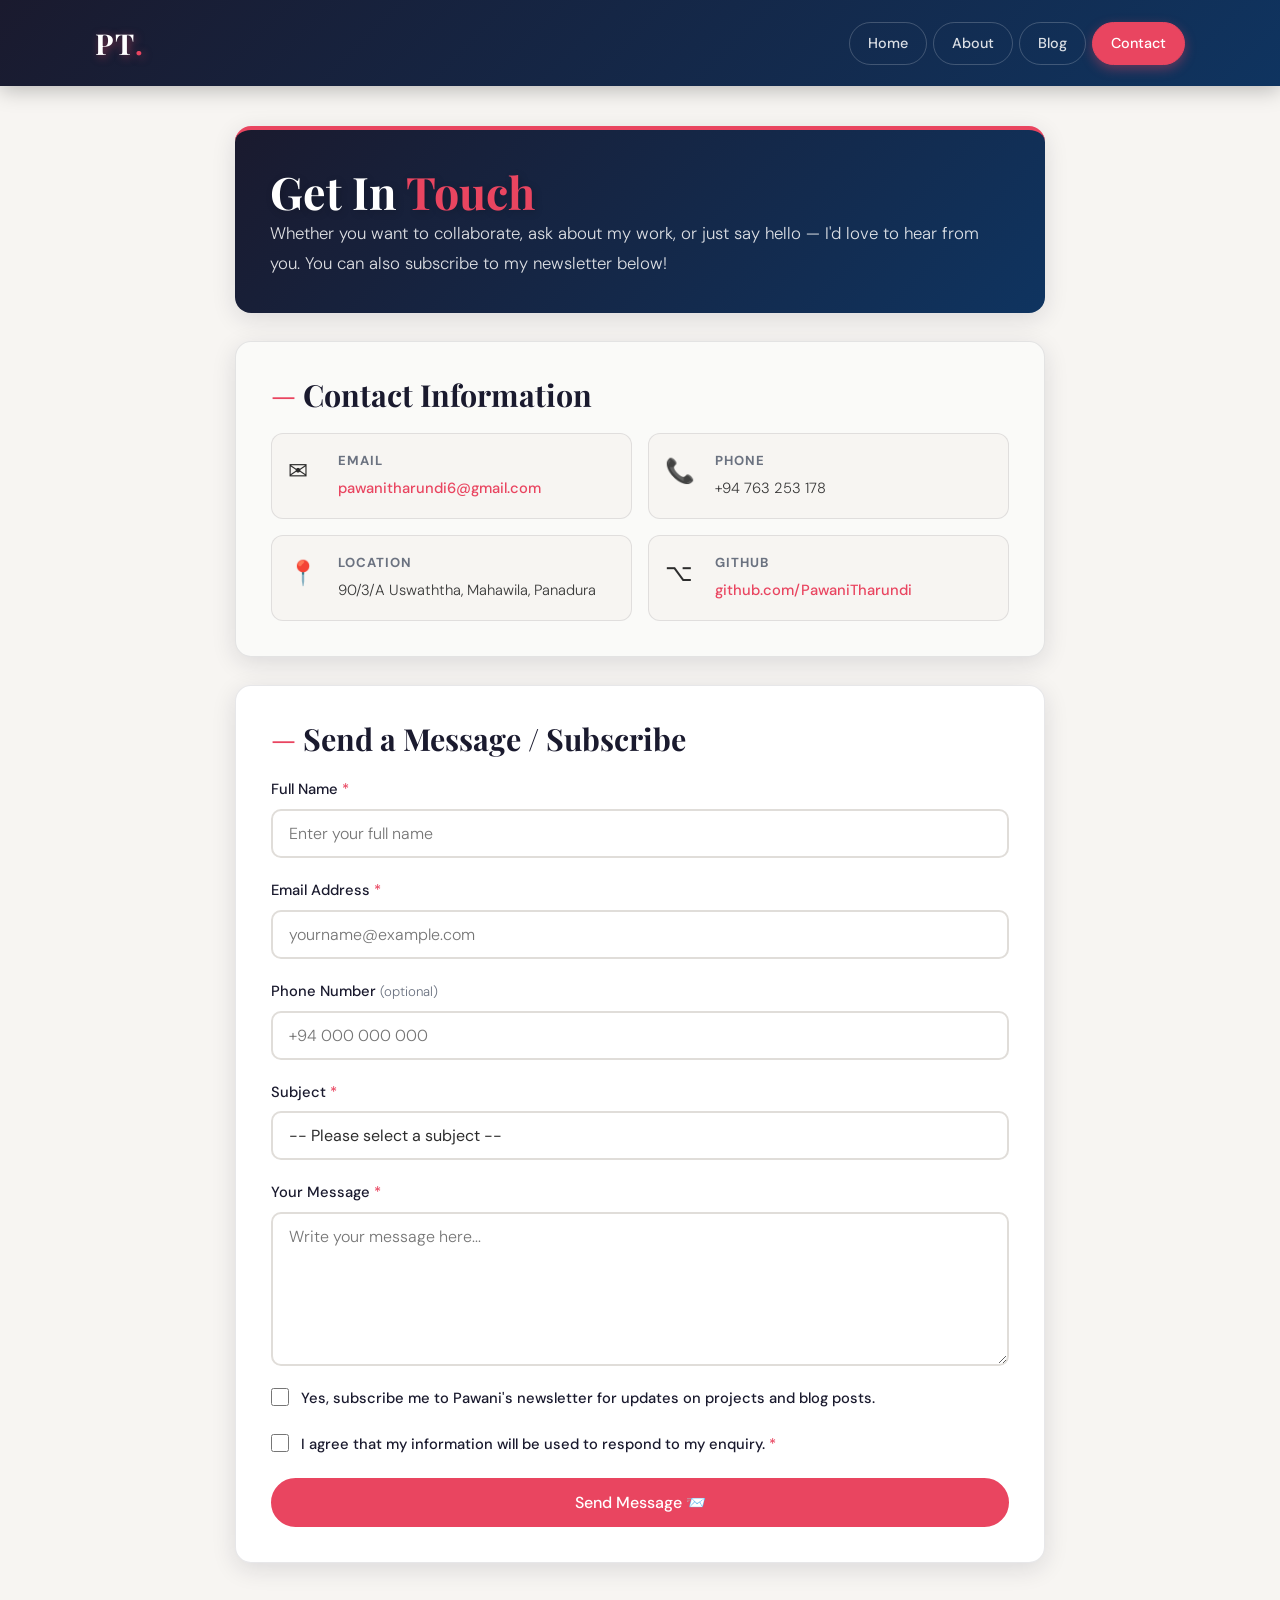
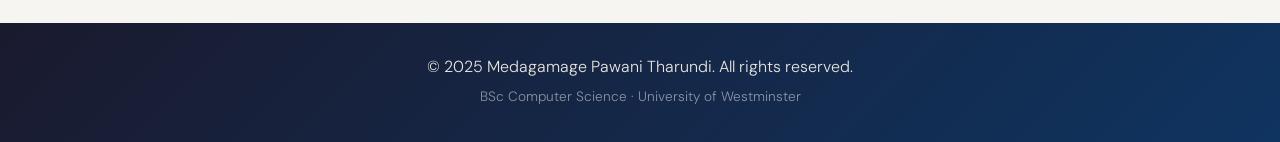
<file: Contact.html>
<!doctype html>
<html lang="en">
  <head>
    <meta charset="UTF-8" />
    <meta name="viewport" content="width=device-width, initial-scale=1.0" />
    <title>Contact | Pawani Tharundi</title>
    <link rel="stylesheet" href="style.css" />
    <link
      href="https://fonts.googleapis.com/css2?family=Playfair+Display:wght@400;600;700&family=DM+Sans:wght@300;400;500&display=swap"
      rel="stylesheet"
    />
  </head>
  <body>
    <!-- HEADER / NAV -->
    <header>
      <div class="nav-inner">
        <div class="logo">PT<span class="dot">.</span></div>
        <nav>
          <ul>
            <li><a href="index.html">Home</a></li>
            <li><a href="about.html">About</a></li>
            <li><a href="blog.html">Blog</a></li>
            <li><a href="contact.html" class="active">Contact</a></li>
          </ul>
        </nav>
      </div>
    </header>

    <!-- PAGE WRAPPER -->
    <div class="page-wrapper single-col">
      <main>
        <!-- Page Title -->
        <section class="page-hero card">
          <h1>Get In <span class="accent-text">Touch</span></h1>
          <p class="lead">
            Whether you want to collaborate, ask about my work, or just say
            hello — I'd love to hear from you. You can also subscribe to my
            newsletter below!
          </p>
        </section>

        <!-- Contact Info Cards -->
        <section class="card">
          <h2>Contact Information</h2>
          <div class="contact-info-grid">
            <div class="contact-info-item">
              <span class="contact-icon">✉</span>
              <div>
                <strong>Email</strong>
                <p>
                  <a href="mailto:pawanitharundi6@gmail.com" target="_blank"
                    >pawanitharundi6@gmail.com</a
                  >
                </p>
              </div>
            </div>
            <div class="contact-info-item">
              <span class="contact-icon">📞</span>
              <div>
                <strong>Phone</strong>
                <p>+94 763 253 178</p>
              </div>
            </div>
            <div class="contact-info-item">
              <span class="contact-icon">📍</span>
              <div>
                <strong>Location</strong>
                <p>90/3/A Uswaththa, Mahawila, Panadura</p>
              </div>
            </div>
            <div class="contact-info-item">
              <span class="contact-icon">⌥</span>
              <div>
                <strong>GitHub</strong>
                <p>
                  <a href="https://github.com/PawaniTharundi" target="_blank"
                    >github.com/PawaniTharundi</a
                  >
                </p>
              </div>
            </div>
          </div>
        </section>

        <!-- Contact / Newsletter Form -->
        <section class="card">
          <h2>Send a Message / Subscribe</h2>

          <form action="#" method="post" class="contact-form">
            <!-- Full Name -->
            <div class="form-group">
              <label for="name"
                >Full Name <span class="required">*</span></label
              >
              <input
                type="text"
                id="name"
                name="name"
                placeholder="Enter your full name"
                required
                minlength="2"
              />
            </div>

            <!-- Email -->
            <div class="form-group">
              <label for="email"
                >Email Address <span class="required">*</span></label
              >
              <input
                type="email"
                id="email"
                name="email"
                placeholder="yourname@example.com"
                required
              />
            </div>

            <!-- Phone (optional) -->
            <div class="form-group">
              <label for="phone"
                >Phone Number <span class="optional">(optional)</span></label
              >
              <input
                type="tel"
                id="phone"
                name="phone"
                placeholder="+94 000 000 000"
              />
            </div>

            <!-- Subject Dropdown -->
            <div class="form-group">
              <label for="subject"
                >Subject <span class="required">*</span></label
              >
              <select id="subject" name="subject" required>
                <option value="">-- Please select a subject --</option>
                <option value="newsletter">Subscribe to Newsletter</option>
                <option value="collaboration">Project Collaboration</option>
                <option value="internship">Internship Opportunity</option>
                <option value="general">General Enquiry</option>
                <option value="other">Other</option>
              </select>
            </div>

            <!-- Message -->
            <div class="form-group">
              <label for="message"
                >Your Message <span class="required">*</span></label
              >
              <textarea
                id="message"
                name="message"
                rows="6"
                placeholder="Write your message here..."
                required
              ></textarea>
            </div>

            <!-- Newsletter Checkbox -->
            <div class="form-group checkbox-group">
              <label class="checkbox-label">
                <input type="checkbox" name="newsletter" value="yes" />
                <span
                  >Yes, subscribe me to Pawani's newsletter for updates on
                  projects and blog posts.</span
                >
              </label>
            </div>

            <!-- Terms Checkbox -->
            <div class="form-group checkbox-group">
              <label class="checkbox-label">
                <input type="checkbox" name="terms" value="agreed" required />
                <span
                  >I agree that my information will be used to respond to my
                  enquiry. <span class="required">*</span></span
                >
              </label>
            </div>

            <!-- Submit -->
            <div class="form-group">
              <button type="submit" class="btn-primary">Send Message 📨</button>
            </div>
          </form>
        </section>
      </main>
    </div>
    <!-- end .page-wrapper -->

    <!--  FOOTER-->
    <footer>
      <p>&copy; 2025 Medagamage Pawani Tharundi. All rights reserved.</p>
      <p class="footer-sub">BSc Computer Science · University of Westminster</p>
    </footer>
  </body>
</html>
</file>
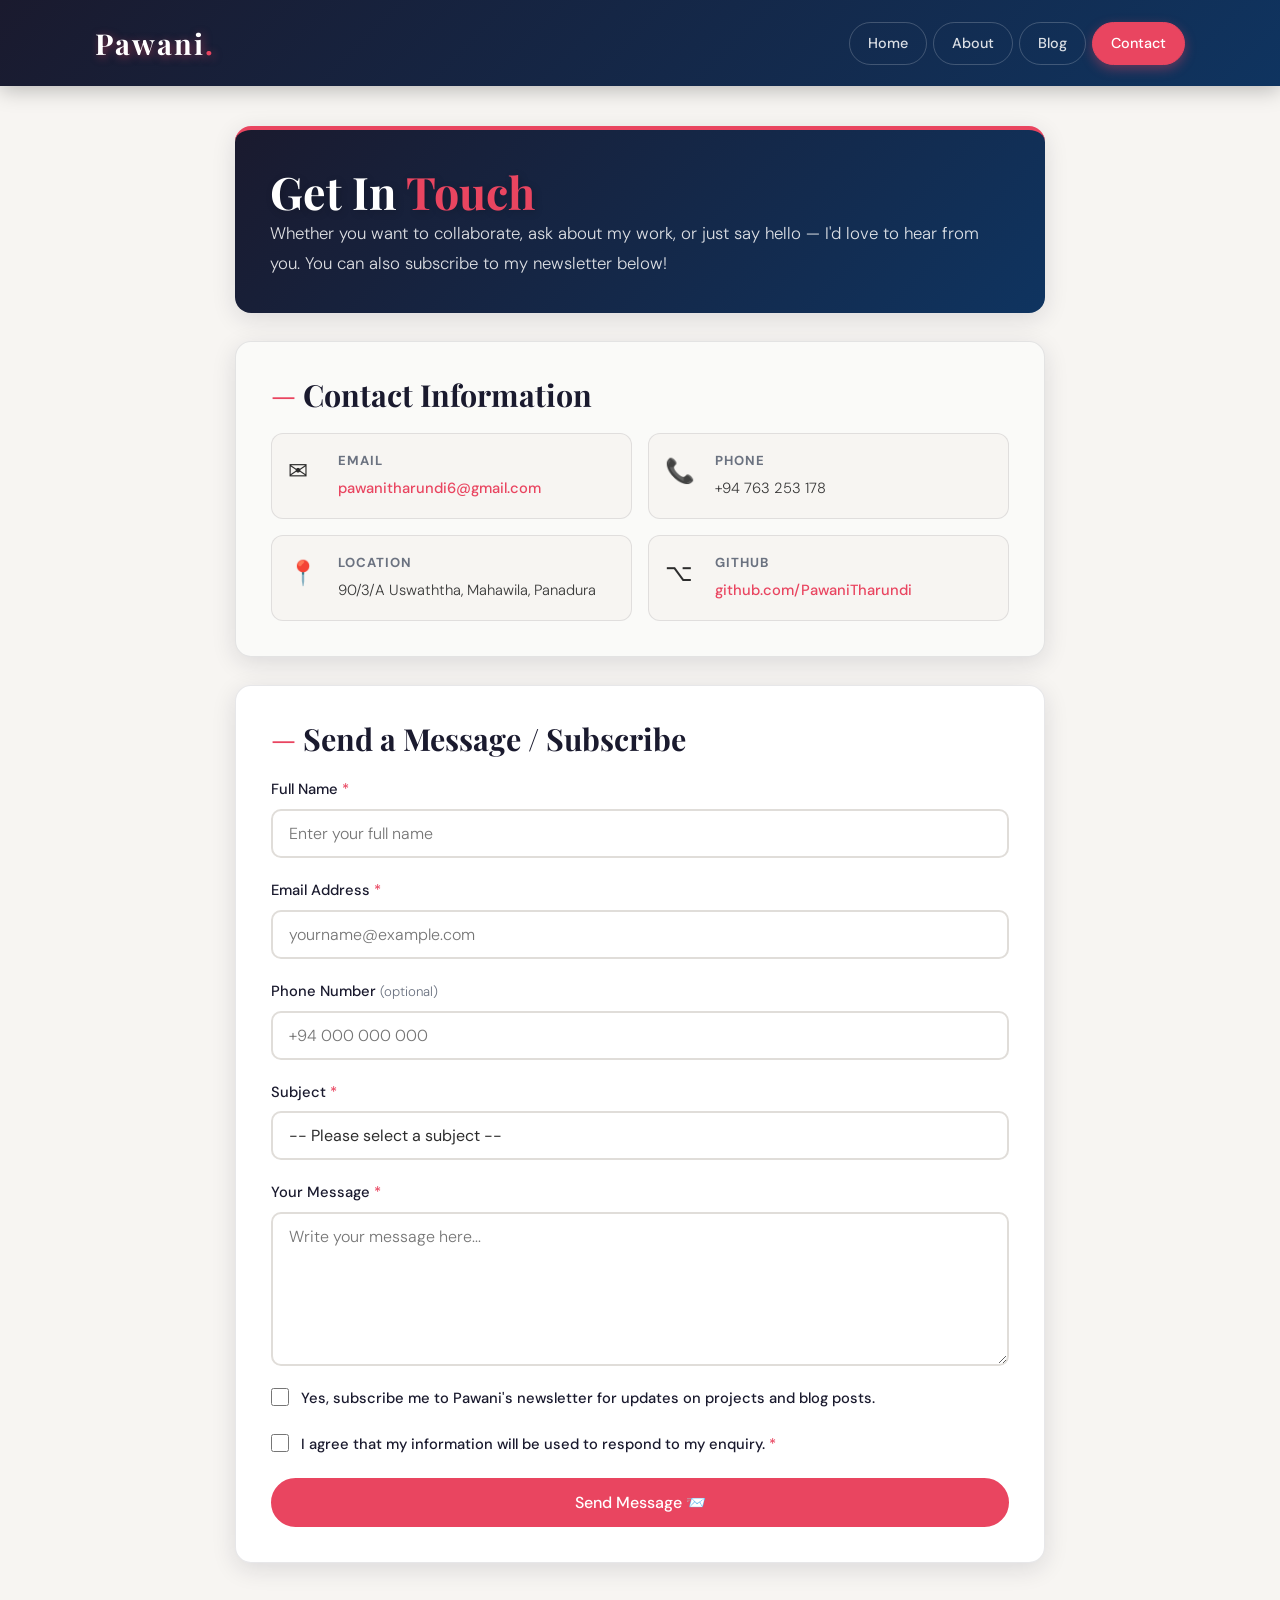
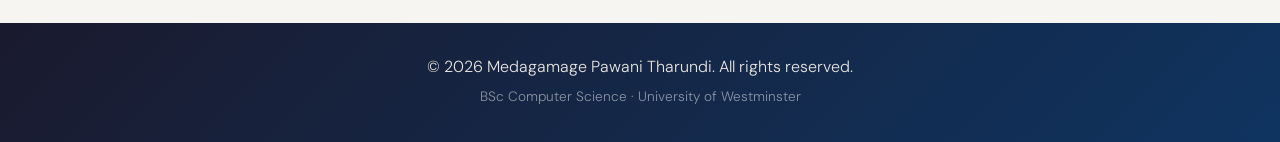
<file: contact.html>
<!doctype html>
<html lang="en">
  <head>
    <meta charset="UTF-8" />
    <meta name="viewport" content="width=device-width, initial-scale=1.0" />
    <title>Contact | Pawani Tharundi</title>
    <link rel="stylesheet" href="style.css" />
    <link rel="icon" type="image/png" href="logo.jpg" />
    <link
      href="https://fonts.googleapis.com/css2?family=Playfair+Display:wght@400;600;700&family=DM+Sans:wght@300;400;500&display=swap"
      rel="stylesheet"
    />
  </head>
  <body>
    <!-- HEADER / NAV -->
    <header>
      <div class="nav-inner">
        <div class="logo">Pawani<span class="dot">.</span></div>
        <nav>
          <ul>
            <li><a href="index.html">Home</a></li>
            <li><a href="about.html">About</a></li>
            <li><a href="blog.html">Blog</a></li>
            <li><a href="contact.html" class="active">Contact</a></li>
          </ul>
        </nav>
      </div>
    </header>

    <!-- PAGE WRAPPER -->
    <div class="page-wrapper single-col">
      <main>
        <!-- Page Title -->
        <section class="page-hero card">
          <h1>Get In <span class="accent-text">Touch</span></h1>
          <p class="lead">
            Whether you want to collaborate, ask about my work, or just say
            hello — I'd love to hear from you. You can also subscribe to my
            newsletter below!
          </p>
        </section>

        <!-- Contact Info Cards -->
        <section class="card">
          <h2>Contact Information</h2>
          <div class="contact-info-grid">
            <div class="contact-info-item">
              <span class="contact-icon">✉</span>
              <div>
                <strong>Email</strong>
                <p>
                  <a href="mailto:pawanitharundi6@gmail.com" target="_blank"
                    >pawanitharundi6@gmail.com</a
                  >
                </p>
              </div>
            </div>
            <div class="contact-info-item">
              <span class="contact-icon">📞</span>
              <div>
                <strong>Phone</strong>
                <p>+94 763 253 178</p>
              </div>
            </div>
            <div class="contact-info-item">
              <span class="contact-icon">📍</span>
              <div>
                <strong>Location</strong>
                <p>90/3/A Uswaththa, Mahawila, Panadura</p>
              </div>
            </div>
            <div class="contact-info-item">
              <span class="contact-icon">⌥</span>
              <div>
                <strong>GitHub</strong>
                <p>
                  <a href="https://github.com/PawaniTharundi" target="_blank"
                    >github.com/PawaniTharundi</a
                  >
                </p>
              </div>
            </div>
          </div>
        </section>

        <!-- Contact / Newsletter Form -->
        <section class="card">
          <h2>Send a Message / Subscribe</h2>

          <form action="#" method="post" class="contact-form">
            <!-- Full Name -->
            <div class="form-group">
              <label for="name"
                >Full Name <span class="required">*</span></label
              >
              <input
                type="text"
                id="name"
                name="name"
                placeholder="Enter your full name"
                required
                minlength="2"
              />
            </div>

            <!-- Email -->
            <div class="form-group">
              <label for="email"
                >Email Address <span class="required">*</span></label
              >
              <input
                type="email"
                id="email"
                name="email"
                placeholder="yourname@example.com"
                required
              />
            </div>

            <!-- Phone (optional) -->
            <div class="form-group">
              <label for="phone"
                >Phone Number <span class="optional">(optional)</span></label
              >
              <input
                type="tel"
                id="phone"
                name="phone"
                placeholder="+94 000 000 000"
              />
            </div>

            <!-- Subject Dropdown -->
            <div class="form-group">
              <label for="subject"
                >Subject <span class="required">*</span></label
              >
              <select id="subject" name="subject" required>
                <option value="">-- Please select a subject --</option>
                <option value="newsletter">Subscribe to Newsletter</option>
                <option value="collaboration">Project Collaboration</option>
                <option value="internship">Internship Opportunity</option>
                <option value="general">General Enquiry</option>
                <option value="other">Other</option>
              </select>
            </div>

            <!-- Message -->
            <div class="form-group">
              <label for="message"
                >Your Message <span class="required">*</span></label
              >
              <textarea
                id="message"
                name="message"
                rows="6"
                placeholder="Write your message here..."
                required
              ></textarea>
            </div>

            <!-- Newsletter Checkbox -->
            <div class="form-group checkbox-group">
              <label class="checkbox-label">
                <input type="checkbox" name="newsletter" value="yes" />
                <span
                  >Yes, subscribe me to Pawani's newsletter for updates on
                  projects and blog posts.</span
                >
              </label>
            </div>

            <!-- Terms Checkbox -->
            <div class="form-group checkbox-group">
              <label class="checkbox-label">
                <input type="checkbox" name="terms" value="agreed" required />
                <span
                  >I agree that my information will be used to respond to my
                  enquiry. <span class="required">*</span></span
                >
              </label>
            </div>

            <!-- Submit -->
            <div class="form-group">
              <button type="submit" class="btn-primary">Send Message 📨</button>
            </div>
          </form>
        </section>
      </main>
    </div>
    <!-- end .page-wrapper -->

    <!--  FOOTER-->
    <footer>
      <p>&copy; 2026 Medagamage Pawani Tharundi. All rights reserved.</p>
      <p class="footer-sub">BSc Computer Science · University of Westminster</p>
    </footer>
  </body>
</html>
</file>
<file: style.css>
/* --1. GOOGLE FONT-- */
@import url("https://fonts.googleapis.com/css2?family=Playfair+Display:wght@400;600;700&family=DM+Sans:wght@300;400;500&display=swap");

/* 2. CSS VARIABLES-- */
:root {
  --primary: #1a1a2e; /* deep navy */
  --accent: #e94560; /* vivid rose-red */
  --accent2: #0f3460; /* deep blue */
  --light-bg: #f7f5f2; /* warm off-white */
  --white: #ffffff;
  --text: #2d2d2d;
  --text-muted: #6b7280;
  --card-shadow: rgba(26, 26, 46, 0.12);
  --semi-trans: rgba(233, 69, 96, 0.12); /* semi-transparent accent */
  --border: rgba(26, 26, 46, 0.1);
}

/*--3. RESET & BASE-- */
* {
  margin: 0;
  padding: 0;
  box-sizing: border-box;
}

body {
  font-family: "DM Sans", sans-serif;
  background-color: var(--light-bg);
  color: var(--text);
  line-height: 1.75;
  font-size: 1rem;
  font-weight: 300;
}

/* --4. TYPOGRAPHY-- */
h1,
h2,
h3 {
  font-family: "Playfair Display", serif;
  font-weight: 700;
  line-height: 1.2;
}

h1 {
  font-size: 2.8em;
}
h2 {
  font-size: 1.9em;
  color: var(--primary);
  margin-bottom: 18px;
}
h3 {
  font-size: 1.2em;
  color: var(--accent2);
  margin-bottom: 8px;
}

p {
  margin-bottom: 14px;
}

a {
  color: var(--accent);
  text-decoration: none;
  transition: color 0.3s ease; /* Spec: transitions */
}

a:hover {
  color: var(--accent2);
  text-decoration: underline;
}

/* -- 5. HEADER & NAVIGATION-- */
header {
  background: linear-gradient(135deg, var(--primary) 0%, var(--accent2) 100%);
  position: sticky;
  top: 0;
  z-index: 100;
  box-shadow: 0 4px 20px rgba(0, 0, 0, 0.25);
}

.nav-inner {
  max-width: 1150px;
  margin: 0 auto;
  padding: 18px 30px;
  display: flex;
  align-items: center;
  justify-content: space-between;
}

header > .nav-inner {
  gap: 20px;
}

.logo {
  font-family: "Playfair Display", serif;
  font-size: 1.8em;
  font-weight: 700;
  color: var(--white);
  text-shadow: 2px 2px 8px rgba(233, 69, 96, 0.5);
  letter-spacing: 2px;
}

.dot {
  color: var(--accent);
}

nav ul {
  list-style: none;
  display: flex;
  gap: 6px;
}

nav ul li a {
  color: rgba(255, 255, 255, 0.85);
  padding: 8px 18px;
  border: 1px solid rgba(255, 255, 255, 0.2);
  border-radius: 30px;
  font-size: 0.9em;
  font-weight: 500;
  transition: all 0.3s ease;
  display: inline-block;
}

nav ul li a:hover {
  background-color: var(--semi-trans);
  border-color: var(--accent);
  color: var(--white);
  transform: translateY(-2px);
}

nav ul li a.active {
  background-color: var(--accent);
  border-color: var(--accent);
  color: var(--white);
  box-shadow: 0 4px 12px rgba(233, 69, 96, 0.4);
}

/* --6. HERO SECTION-- */
.hero {
  background: linear-gradient(160deg, var(--primary) 55%, var(--accent2) 100%);
  color: var(--white);
  padding: 90px 30px 80px;
  position: relative;
  overflow: hidden;
}

.hero-content {
  max-width: 700px;
  margin: 0 auto;
  position: relative;
  z-index: 2;
  animation: slideUp 0.8s ease forwards;
}

.hero-tag {
  background: rgba(233, 69, 96, 0.2);
  border: 1px solid rgba(233, 69, 96, 0.5);
  color: rgba(255, 255, 255, 0.9);
  display: inline-block;
  padding: 6px 16px;
  border-radius: 20px;
  font-size: 0.85em;
  font-weight: 500;
  margin-bottom: 20px;
  letter-spacing: 0.5px;
}

.hero-title {
  font-size: 3.4em;
  color: var(--white);
  text-shadow: 3px 3px 12px rgba(0, 0, 0, 0.3);
  margin-bottom: 20px;
}

.accent-text {
  color: var(--accent);
}

.hero-sub {
  font-size: 1.1em;
  color: rgba(255, 255, 255, 0.8);
  margin-bottom: 35px;
  font-weight: 300;
  line-height: 1.8;
}

.hero-btns {
  display: flex;
  gap: 16px;
  flex-wrap: wrap;
}

/* Buttons */
.btn-primary {
  background: var(--accent);
  color: var(--white);
  padding: 12px 30px;
  border-radius: 30px;
  font-weight: 500;
  border: 2px solid var(--accent);
  display: inline-block;
  transition: all 0.3s ease;
  cursor: pointer;
  font-family: "DM Sans", sans-serif;
  font-size: 1em;
  text-decoration: none;
}

.btn-primary:hover {
  background: transparent;
  color: var(--accent);
  transform: translateY(-3px);
  box-shadow: 0 8px 20px rgba(233, 69, 96, 0.35);
  text-decoration: none;
}

.btn-outline {
  background: transparent;
  color: var(--white);
  padding: 12px 30px;
  border-radius: 30px;
  font-weight: 500;
  border: 2px solid rgba(255, 255, 255, 0.5);
  display: inline-block;
  transition: all 0.3s ease;
  text-decoration: none;
}

.btn-outline:hover {
  border-color: var(--accent);
  color: var(--accent);
  transform: translateY(-3px);
  text-decoration: none;
}

.btn-outline.small {
  padding: 7px 18px;
  font-size: 0.9em;
  color: var(--accent);
  border-color: var(--accent);
}

.btn-outline.small:hover {
  background: var(--accent);
  color: var(--white);
}

/* Hero Decoration */
.hero-decoration {
  position: absolute;
  top: 0;
  right: 0;
  width: 100%;
  height: 100%;
  pointer-events: none;
  z-index: 1;
}

.deco-circle {
  position: absolute;
  border-radius: 50%;
  /* Spec: semi-transparent */
  background: rgba(255, 255, 255, 0.04);
}

.c1 {
  width: 400px;
  height: 400px;
  top: -100px;
  right: -80px;
}

.c2 {
  width: 250px;
  height: 250px;
  bottom: -50px;
  right: 200px;
  background: rgba(233, 69, 96, 0.08);
}

.deco-ring {
  position: absolute;
  width: 300px;
  height: 300px;
  top: 20px;
  right: 60px;
  border-radius: 50%;
  border: 2px solid rgba(233, 69, 96, 0.25); /* Spec: border */
  /* Spec: animations */
  animation: spin 25s linear infinite;
}

/* --7. PAGE LAYOUT-- */
.page-wrapper {
  max-width: 1150px;
  margin: 40px auto;
  padding: 0 25px;
  display: flex;
  gap: 30px;
  align-items: flex-start;
}

/* Single-column layout (About, Blog, Contact pages) */
.page-wrapper.single-col {
  max-width: 860px;
  display: block;
}

main {
  flex: 3;
}

/* --8. CARDS-- */
.card {
  background: var(--white);
  border: 1px solid var(--border);
  border-radius: 16px;
  padding: 35px;
  box-shadow: 0 6px 24px var(--card-shadow);
  margin-bottom: 28px;
}

.card:first-child {
  border-top: 4px solid var(--accent);
}

.card:nth-child(even) {
  background: #fafaf8;
}

.card:not(:last-child) {
  margin-bottom: 28px;
}

h2::before {
  content: "— ";
  color: var(--accent);
  font-family: "DM Sans", sans-serif;
  font-weight: 300;
}

.blog-post::before {
  content: "";
  display: block;
  width: 50px;
  height: 4px;
  background: var(--accent);
  border-radius: 2px;
  margin-bottom: 20px;
}

a[target="_blank"] {
  font-weight: 500;
}

input[type="text"],
input[type="email"],
input[type="tel"] {
  width: 100%;
  padding: 12px 16px;
  border: 2px solid #e0ddd9;
  border-radius: 10px; /* Spec: rounded corners */
  font-family: "DM Sans", sans-serif;
  font-size: 1em;
  font-weight: 300;
  color: var(--text);
  background: var(--white);
  transition:
    border-color 0.3s,
    box-shadow 0.3s;
}

textarea[name="message"] {
  width: 100%;
  padding: 12px 16px;
  border: 2px solid #e0ddd9;
  border-radius: 10px;
  font-family: "DM Sans", sans-serif;
  font-size: 1em;
  font-weight: 300;
  resize: vertical;
  transition:
    border-color 0.3s,
    box-shadow 0.3s;
}

input[type="text"]:focus,
input[type="email"]:focus,
input[type="tel"]:focus,
textarea:focus,
select:focus {
  outline: none;
  border-color: var(--accent);
  box-shadow: 0 0 0 4px rgba(233, 69, 96, 0.1);
}

input:valid:not(:placeholder-shown) {
  border-color: #27ae60;
  background: #f0fdf4;
}

input:invalid:not(:placeholder-shown) {
  border-color: #e74c3c;
  background: #fff5f5;
}

.form-group:has(input:focus) label,
.form-group:has(textarea:focus) label {
  color: var(--accent);
  font-weight: 500;
}

.skills-grid .skill-card:first-child {
  border-left: 4px solid var(--accent);
}

.timeline-item:last-child .timeline-dot {
  background: var(--text-muted);
}

.skills-grid {
  display: grid;
  grid-template-columns: repeat(2, 1fr);
  gap: 18px;
}

.skill-card {
  background: var(--light-bg);
  border: 1px solid var(--border);
  border-radius: 12px;
  padding: 22px;
  transition:
    transform 0.3s ease,
    box-shadow 0.3s ease;
}

.skill-card:hover {
  transform: translateY(-4px);
  box-shadow: 0 8px 24px rgba(233, 69, 96, 0.15);
}

.skill-icon {
  font-size: 2em;
  display: block;
  margin-bottom: 10px;
}

/* 16. FEATURED PROJECT (Home Page) */
.featured-project {
  border-left: 5px solid var(--accent);
}

.project-badge {
  display: inline-block;
  background: var(--semi-trans); /* Spec: semi-transparent */
  color: var(--accent);
  padding: 4px 12px;
  border-radius: 20px;
  font-size: 0.8em;
  font-weight: 600;
  letter-spacing: 1px;
  margin-bottom: 12px;
}

.tech-tags {
  display: flex;
  flex-wrap: wrap;
  gap: 8px;
  margin: 14px 0;
}

.tech-tags span {
  background: var(--semi-trans); /* Spec: semi-transparent */
  color: var(--accent);
  padding: 4px 12px;
  border-radius: 20px;
  font-size: 0.82em;
  font-weight: 500;
  /* Spec: border */
  border: 1px solid rgba(233, 69, 96, 0.2);
}

.tech-tags.small-tags span {
  font-size: 0.78em;
  padding: 3px 10px;
}

/* 17. SIDEBAR */
aside {
  flex: 1;
  min-width: 240px;
  position: sticky;
  top: 90px;
}

.sidebar-card {
  padding: 24px;
}

.sidebar-card > h3 {
  font-size: 1em;
  font-weight: 600;
  text-transform: uppercase;
  letter-spacing: 1.5px;
  color: var(--text-muted);
  margin-bottom: 16px;
  font-family: "DM Sans", sans-serif;
}

.social-links {
  list-style: none;
  display: flex;
  flex-direction: column;
  gap: 10px;
}

.social-links li a {
  display: flex;
  align-items: center;
  gap: 10px;
  color: var(--text);
  padding: 10px 14px;
  border-radius: 10px;
  background: var(--light-bg);
  font-size: 0.95em;
  font-weight: 400;
  transition: all 0.3s ease;
  text-decoration: none;
}

.social-links li a:hover {
  background: var(--semi-trans);
  color: var(--accent);
  transform: translateX(4px);
  text-decoration: none;
}

.social-icon {
  font-size: 1.1em;
}

.facts-list {
  list-style: none;
  display: flex;
  flex-direction: column;
  gap: 8px;
  font-size: 0.9em;
}

.facts-list li strong {
  color: var(--primary);
  display: inline-block;
  min-width: 85px;
}

/* Language Bars */
.lang-bar {
  display: flex;
  align-items: center;
  gap: 10px;
  margin-bottom: 10px;
  font-size: 0.9em;
}

.lang-bar span {
  min-width: 65px;
  font-weight: 500;
}

.bar {
  flex: 1;
  background: #e9e6e1;
  border-radius: 10px;
  height: 7px;
  overflow: hidden;
}

.bar-fill {
  height: 100%;
  background: linear-gradient(90deg, var(--accent), var(--accent2));
  border-radius: 10px;
}

/* 18. PAGE HERO (inner pages) */
.page-hero {
  background: linear-gradient(135deg, var(--primary) 0%, var(--accent2) 100%);
  color: var(--white);
  border: none;
}

.page-hero h1 {
  color: var(--white);
  text-shadow: 2px 2px 8px rgba(0, 0, 0, 0.2); /* Spec: text effects */
}

.page-hero .lead {
  color: rgba(255, 255, 255, 0.85);
  font-size: 1.05em;
  margin-bottom: 0;
}

/*  19. ABOUT PAGE — Timeline */
.timeline {
  position: relative;
  padding-left: 30px;
}

.timeline::before {
  content: "";
  position: absolute;
  left: 8px;
  top: 0;
  bottom: 0;
  width: 2px;
  background: linear-gradient(to bottom, var(--accent), var(--accent2));
}

.timeline-item {
  position: relative;
  margin-bottom: 32px;
}

.timeline-dot {
  position: absolute;
  left: -26px;
  top: 6px;
  width: 14px;
  height: 14px;
  background: var(--accent);
  border-radius: 50%;
  border: 3px solid var(--white);
  box-shadow: 0 0 0 3px var(--accent); /* Spec: shadows */
}

.timeline-date {
  font-size: 0.82em;
  font-weight: 600;
  color: var(--accent);
  text-transform: uppercase;
  letter-spacing: 1px;
  display: block;
  margin-bottom: 6px;
}

.institution {
  color: var(--text-muted);
  font-size: 0.92em;
  margin-bottom: 10px;
}

.module-block {
  background: var(--light-bg);
  border-left: 3px solid var(--accent); /* Spec: border */
  padding: 12px 16px;
  border-radius: 0 8px 8px 0;
  margin-top: 10px;
  font-size: 0.92em;
}

.module-block strong {
  color: var(--accent2);
  display: block;
  margin-bottom: 4px;
}

/*  20. SKILLS TABLE (About Page)*/
.skills-table {
  display: flex;
  flex-direction: column;
  gap: 14px;
}

.skill-row {
  display: flex;
  align-items: flex-start;
  gap: 16px;
}

.skill-label {
  min-width: 100px;
  font-weight: 600;
  font-size: 0.88em;
  text-transform: uppercase;
  letter-spacing: 0.8px;
  color: var(--text-muted);
  padding-top: 4px;
}

.skill-tags {
  display: flex;
  flex-wrap: wrap;
  gap: 7px;
}

.tag {
  background: var(--light-bg);
  color: var(--accent2);
  padding: 4px 14px;
  border-radius: 20px;
  font-size: 0.85em;
  font-weight: 500;
  border: 1px solid var(--border);
  transition: all 0.25s ease;
}

.tag:hover {
  background: var(--accent2);
  color: var(--white);
  transform: scale(1.05);
}

/* 21. SOFT SKILLS (About Page) */
.soft-skills {
  display: flex;
  flex-wrap: wrap;
  gap: 10px;
}

.soft-tag {
  background: linear-gradient(
    135deg,
    var(--semi-trans),
    rgba(15, 52, 96, 0.08)
  );
  color: var(--primary);
  padding: 8px 18px;
  border-radius: 25px;
  font-size: 0.9em;
  font-weight: 500;
  border: 1px solid rgba(15, 52, 96, 0.15);
}

/* 22. CERTIFICATIONS (About Page) */
.cert-list {
  list-style: none;
  display: flex;
  flex-direction: column;
  gap: 12px;
}

.cert-list li {
  display: flex;
  align-items: center;
  gap: 14px;
  font-size: 0.95em;
}

.cert-year {
  background: var(--accent);
  color: var(--white);
  padding: 4px 10px;
  border-radius: 6px;
  font-size: 0.8em;
  font-weight: 600;
  min-width: 46px;
  text-align: center;
}

/*  23. BLOG PAGE */
.blog-post {
  transition: box-shadow 0.3s ease;
}

.blog-post:hover {
  box-shadow: 0 10px 32px rgba(233, 69, 96, 0.12);
}

.post-meta {
  display: flex;
  align-items: center;
  gap: 14px;
  margin-bottom: 18px;
  flex-wrap: wrap;
}

.post-category {
  background: var(--accent);
  color: var(--white);
  padding: 4px 12px;
  border-radius: 20px;
  font-size: 0.78em;
  font-weight: 600;
  letter-spacing: 1px;
  text-transform: uppercase;
}

time {
  font-size: 0.88em;
  color: var(--text-muted);
  font-style: italic;
}

.blog-list {
  padding-left: 0;
  list-style: none;
  display: flex;
  flex-direction: column;
  gap: 8px;
  margin: 14px 0;
}

.blog-list li {
  background: var(--light-bg);
  padding: 10px 14px;
  border-radius: 8px;
  font-size: 0.93em;
}

/*  24. PROJECTS LIST (Blog Page) */
.project-list {
  display: flex;
  flex-direction: column;
  gap: 20px;
}

.project-item {
  padding: 18px 20px;
  background: var(--light-bg);
  border-radius: 12px;
  border: 1px solid var(--border);
  border-left: 4px solid var(--accent);
  transition: transform 0.3s;
}

.project-item:hover {
  transform: translateX(6px);
}

/* 25. CONTACT PAGE */
.contact-info-grid {
  display: grid;
  grid-template-columns: repeat(2, 1fr);
  gap: 16px;
}

.contact-info-item {
  display: flex;
  align-items: flex-start;
  gap: 14px;
  padding: 16px;
  background: var(--light-bg);
  border-radius: 12px;
  border: 1px solid var(--border);
}

.contact-icon {
  font-size: 1.5em;
  min-width: 36px;
}

.contact-info-item strong {
  display: block;
  font-size: 0.82em;
  text-transform: uppercase;
  letter-spacing: 1px;
  color: var(--text-muted);
  margin-bottom: 3px;
}

.contact-info-item p {
  margin: 0;
  font-size: 0.92em;
}

/* 26. FORM STYLES*/
.contact-form {
  display: flex;
  flex-direction: column;
  gap: 20px;
}

.form-group {
  display: flex;
  flex-direction: column;
  gap: 6px;
}

.form-group label {
  font-weight: 500;
  font-size: 0.92em;
  color: var(--primary);
}

.required {
  color: var(--accent);
}

.optional {
  color: var(--text-muted);
  font-weight: 300;
  font-size: 0.9em;
}

select {
  width: 100%;
  padding: 12px 16px;
  border: 2px solid #e0ddd9;
  border-radius: 10px;
  font-family: "DM Sans", sans-serif;
  font-size: 1em;
  color: var(--text);
  background: var(--white);
  transition: border-color 0.3s;
  appearance: none;
  cursor: pointer;
}

select:focus {
  outline: none;
  border-color: var(--accent);
  box-shadow: 0 0 0 4px rgba(233, 69, 96, 0.1);
}

/* Checkbox styling */
.checkbox-group {
  flex-direction: row;
  align-items: flex-start;
}

.checkbox-label {
  display: flex;
  align-items: flex-start;
  gap: 12px;
  cursor: pointer;
  font-size: 0.92em;
  font-weight: 300;
}

input[type="checkbox"] {
  width: 18px;
  height: 18px;
  margin-top: 2px;
  accent-color: var(--accent);
  cursor: pointer;
  flex-shrink: 0;
}

/*  27. ABOUT PAGE HERO */
.about-section p {
  font-size: 1.05em;
  line-height: 1.85;
}

/* 28. ANIMATIONS */
@keyframes slideUp {
  from {
    opacity: 0;
    transform: translateY(30px);
  }
  to {
    opacity: 1;
    transform: translateY(0);
  }
}

@keyframes fadeIn {
  from {
    opacity: 0;
  }
  to {
    opacity: 1;
  }
}

@keyframes spin {
  from {
    transform: rotate(0deg);
  }
  to {
    transform: rotate(360deg);
  }
}

@keyframes pulse {
  0%,
  100% {
    box-shadow: 0 0 0 0 rgba(233, 69, 96, 0.4);
  }
  50% {
    box-shadow: 0 0 0 8px rgba(233, 69, 96, 0);
  }
}

/* Apply animations */
.card {
  animation: fadeIn 0.5s ease both;
}
.card:nth-child(1) {
  animation-delay: 0.1s;
}
.card:nth-child(2) {
  animation-delay: 0.2s;
}
.card:nth-child(3) {
  animation-delay: 0.3s;
}
.card:nth-child(4) {
  animation-delay: 0.4s;
}

.timeline-dot {
  animation: pulse 2s infinite;
}

/* 29. FOOTER*/
footer {
  /* Spec: gradient */
  background: linear-gradient(135deg, var(--primary), var(--accent2));
  color: rgba(255, 255, 255, 0.85);
  text-align: center;
  padding: 30px 20px;
  margin-top: 60px;
}

footer p {
  margin: 0 0 4px;
  color: #e9e6e1;
}

.footer-sub {
  font-size: 0.85em;
  color: rgba(255, 255, 255, 0.5);
}

p {
  color: var(--text);
}

.card p {
  color: #3a3a3a;
}

.page-hero.card p,
.page-hero.card .lead {
  color: rgba(255, 255, 255, 0.85); /* Overrides .card p */
}

/* 31. MEDIA QUERIES — RESPONSIVE DESIGN*/

/* Tablet */
@media (max-width: 900px) {
  .page-wrapper {
    flex-direction: column;
  }

  aside {
    position: static;
    width: 100%;
    min-width: unset;
    display: grid;
    grid-template-columns: repeat(2, 1fr);
    gap: 16px;
  }

  .skills-grid {
    grid-template-columns: repeat(2, 1fr);
  }

  .contact-info-grid {
    grid-template-columns: 1fr;
  }
}

/* Mobile */
@media (max-width: 640px) {
  .hero-title {
    font-size: 2.2em;
  }

  h1 {
    font-size: 2em;
  }
  h2 {
    font-size: 1.5em;
  }

  .nav-inner {
    flex-direction: column;
    gap: 12px;
    padding: 14px 20px;
  }

  nav ul {
    flex-wrap: wrap;
    justify-content: center;
    gap: 6px;
  }

  nav ul li a {
    padding: 6px 12px;
    font-size: 0.82em;
  }

  .hero {
    padding: 55px 20px 50px;
    text-align: center;
  }

  .hero-btns {
    justify-content: center;
  }

  .deco-ring,
  .c1,
  .c2 {
    display: none;
  }

  .page-wrapper {
    padding: 0 14px;
    margin: 20px auto;
  }

  .card {
    padding: 22px 18px;
  }

  .skills-grid {
    grid-template-columns: 1fr;
  }

  aside {
    display: flex;
    flex-direction: column;
  }

  .skill-row {
    flex-direction: column;
    gap: 8px;
  }

  .skill-label {
    min-width: unset;
  }

  .timeline {
    padding-left: 20px;
  }

  .post-meta {
    flex-direction: column;
    align-items: flex-start;
    gap: 6px;
  }

  .contact-info-grid {
    grid-template-columns: 1fr;
  }

  .hero-btns {
    flex-direction: column;
    align-items: center;
  }
}

/* HERO PROFILE PHOTO */
.hero {
  display: flex;
  align-items: center;
  flex-wrap: wrap;
  gap: 2rem;
}

.hero-photo {
  flex-shrink: 0;
  padding-right: 120px;
  padding-bottom: 100px;
}

.hero-photo img {
  width: 270px;
  height: 270px;
  object-fit: cover;
  border-radius: 50%;
  border: 4px solid #fff;
  box-shadow: 0 8px 30px rgba(0, 0, 0, 0.15);
  display: block;
}

@media (max-width: 768px) {
  .hero-photo img {
    width: 160px;
    height: 160px;
  }
  .hero-photo {
    order: -1;
    margin: 0 auto;
  }
}
</file>
